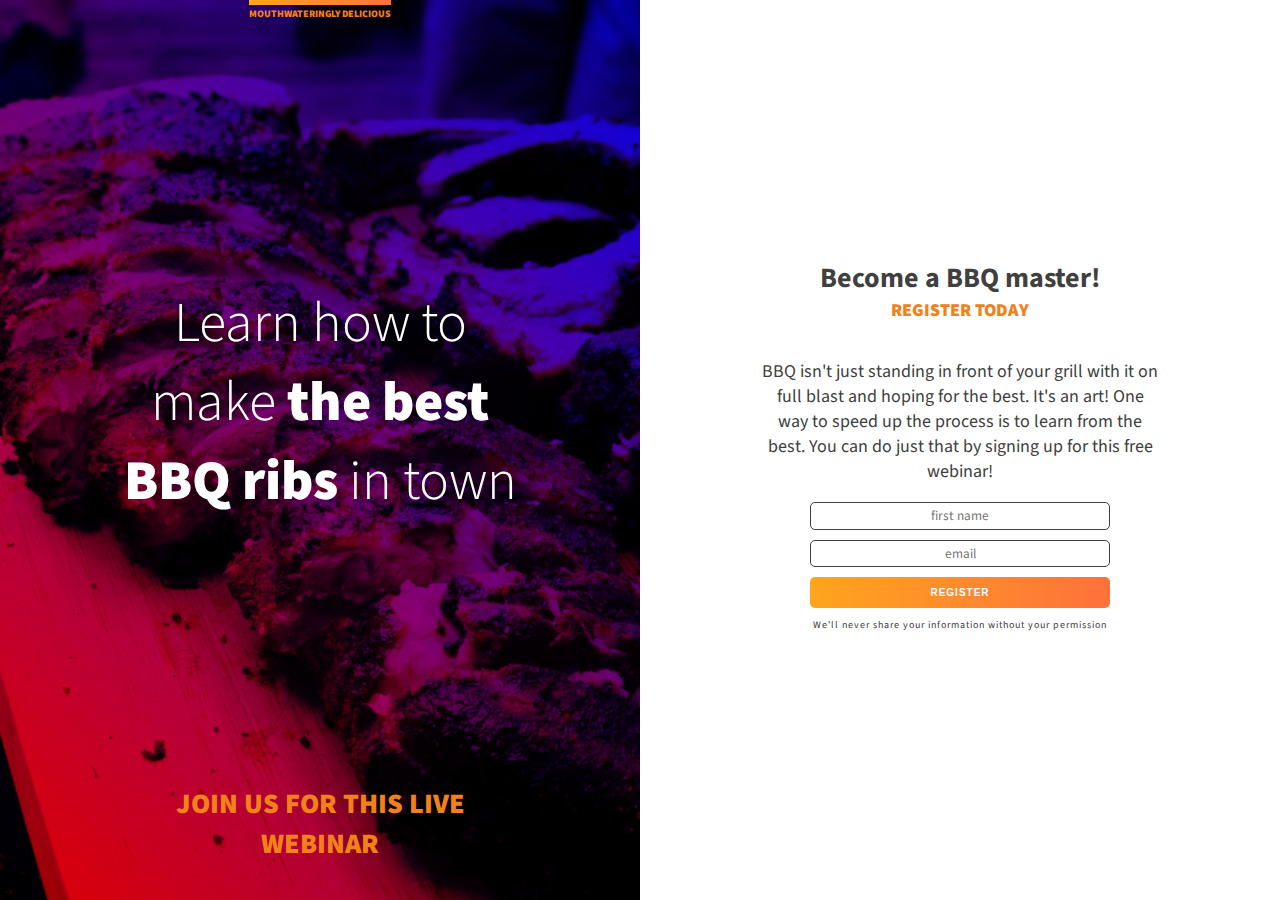
<file: 11. BBQ Splash Page/index.html>
<!DOCTYPE html>
<html>
  <head>
    <title>Become a BBQ master!</title>
    <link
      href="https://fonts.googleapis.com/css?family=Source+Sans+Pro:300,400,900&display=swap"
      rel="stylesheet"
    />
    <link href="css/styles.css" rel="stylesheet" />
  </head>
  <body>
    <div class="intro">
      <h1>Learn how to make <strong>the best BBQ ribs</strong> in town</h1>
      <p>Join us for this live webinar</p>
      <p class="top-text">Mouthwateringly delicious</p>
    </div>

    <div id="Main-Content" class="main-content">
      <h2>Become a BBQ master!</h2>
      <p>Register Today</p>
      <p>
        BBQ isn't just standing in front of your grill with it on full blast and
        hoping for the best. It's an art! One way to speed up the process is to
        learn from the best. You can do just that by signing up for this free
        webinar!
      </p>

      <form
        id="Email-Collector"
        class="email-collector"
        action="#"
        method="POST"
      >
        <input name="firstName" type="text" required placeholder="first name" />
        <input name="emailAddress" type="email" required placeholder="email" />
        <button class="btn btn-primary" type="submit">Register</button>
      </form>

      <p class="fine-print">
        We'll never share your information without your permission
      </p>
    </div>

    <script>
      let emailCollectorForm = document.getElementById('Email-Collector');
      emailCollectorForm.addEventListener('submit', (event) => {
        event.preventDefault();
        // Do something with the event
        console.log('The event is firing!');

        let ourFormData = new FormData(event.target);

        let userFirstName = ourFormData.get('firstName');

        let updatedHtmlContent = `
                    <h2>Congratulations, ${userFirstName}!</h2>
                    <p>You're on your way to becoming a BBQ Master!</p>
                    <p class="fine-print">We'll never share your information without your permission</p>
                `;
        let ourMainContent = document.getElementById('Main-Content');
        ourMainContent.innerHTML = updatedHtmlContent;
      });
    </script>
  </body>
</html>
</file>
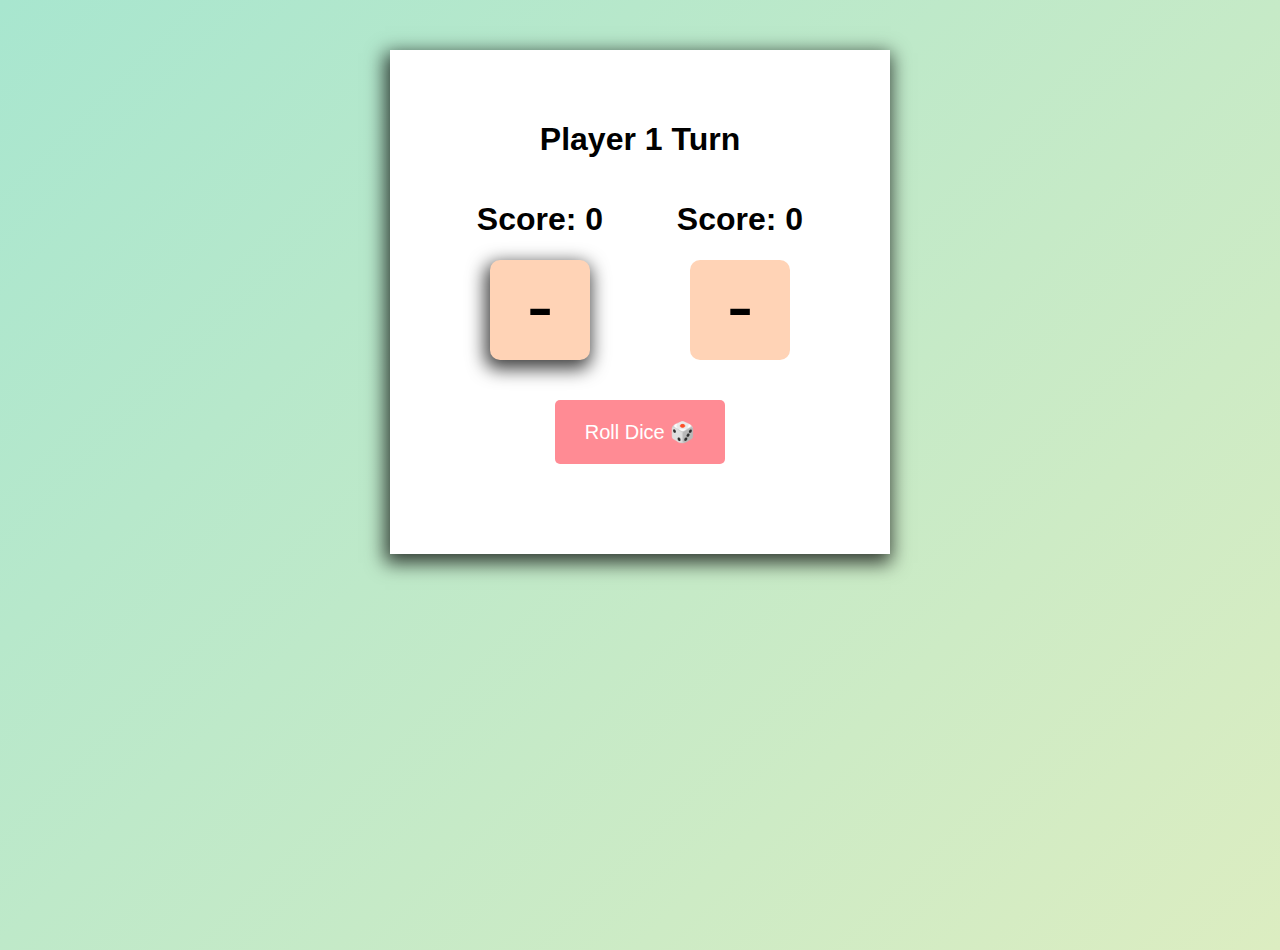
<file: 7. Dice Game/index.html>
<html>
  <head>
    <link rel="stylesheet" href="style.css" />
  </head>
  <body>
    <div class="container">
      <h1 id="message">Player 1 Turn</h1>
      <div class="players">
        <div id="player1">
          <h1>
            Score:
            <span id="player1Scoreboard">0</span>
          </h1>
          <div id="player1Dice" class="dice active">-</div>
        </div>
        <div id="player2">
          <h1>
            Score:
            <span id="player2Scoreboard">0</span>
          </h1>
          <div id="player2Dice" class="dice">-</div>
        </div>
      </div>
      <button id="rollBtn">Roll Dice 🎲</button>
      <button id="resetBtn">Reset Game 🔁</button>
    </div>
    <script src="index.js"></script>
  </body>
</html>
</file>
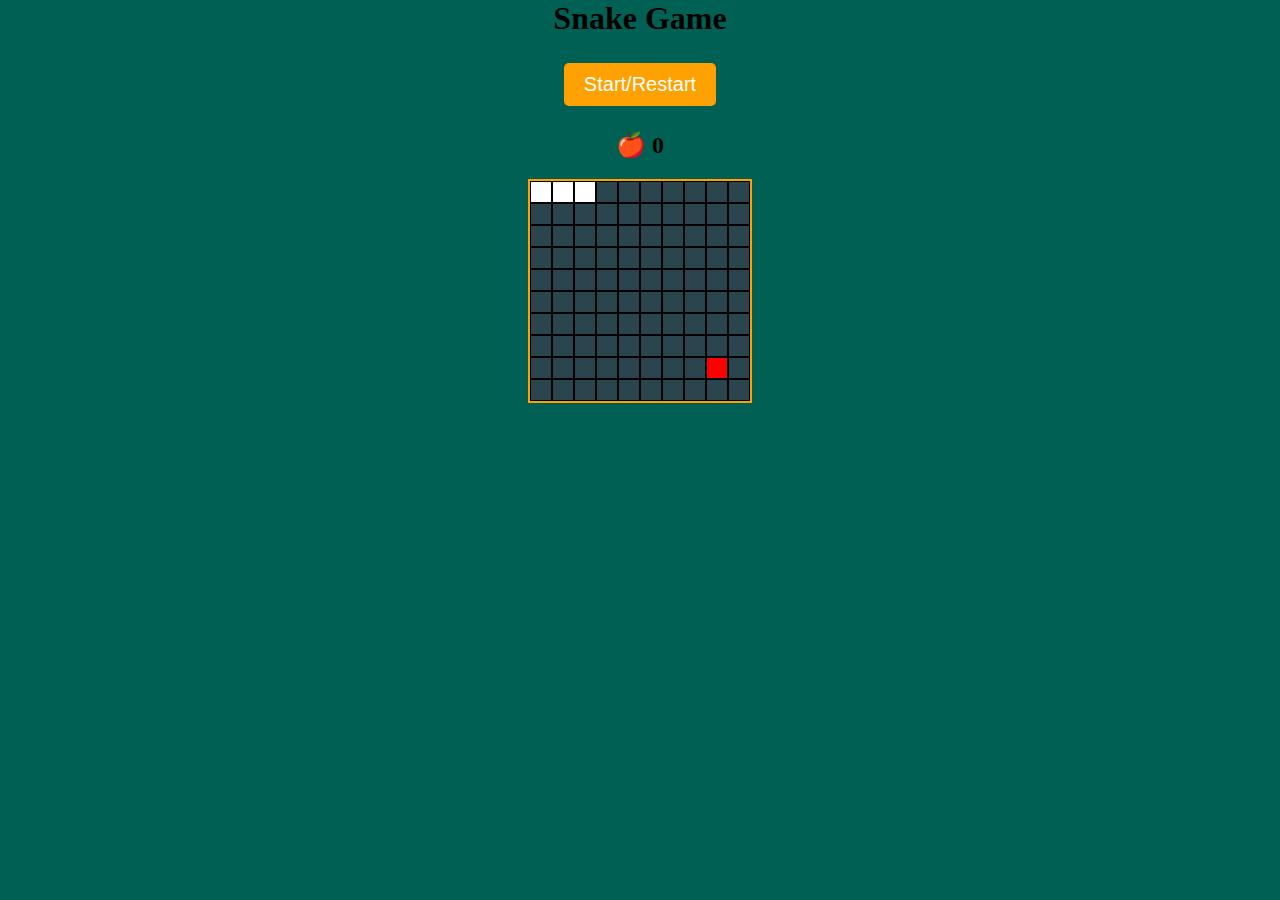
<file: 8. Snake Game/index.html>
<html>
  <head>
    <link rel="stylesheet" href="style.css" />
  </head>
  <body>
    <div class="container">
      <h1>Snake Game</h1>
      <button id="start">Start/Restart</button>
      <h2>🍎 <span id="score">0</span></h2>
      <div class="grid"></div>
      <script src="index.js"></script>
    </div>
  </body>
</html>
</file>
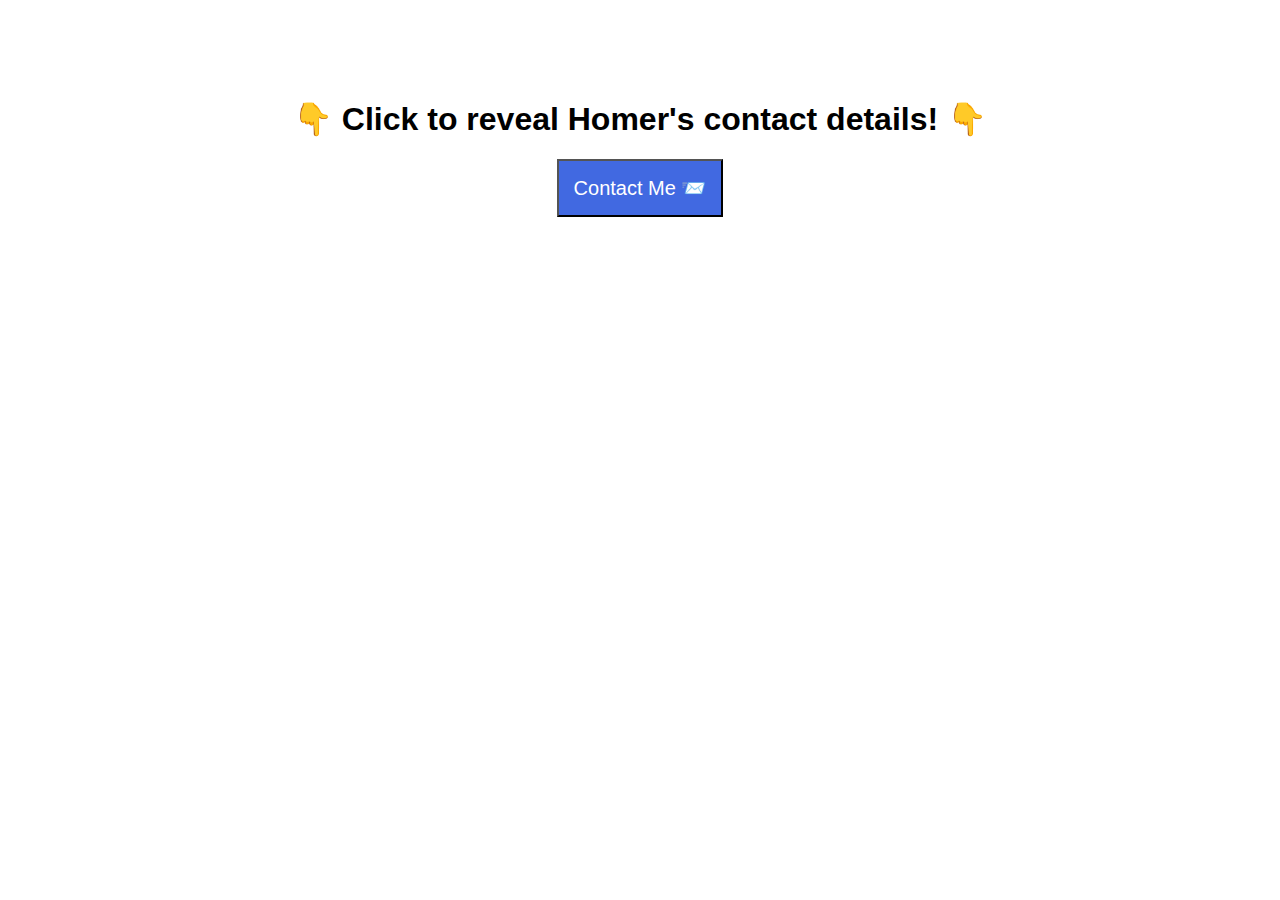
<file: modal/index.html>
<html>
  <head>
    <link rel="stylesheet" href="style.css" />
  </head>
  <body>
    <div id="overlay">
      <div id="modal">
        <div>
          <h2>Contact Details</h2>
          <p>Homer Simpson, 742 Evergreen Terrace (no spam please!) 😀</p>
          <button id="close-modal">Close!</button>
        </div>
      </div>
    </div>
    <h1>👇 Click to reveal Homer's contact details! 👇</h1>
    <button id="open-modal">Contact Me 📨</button>

    <!-- 1) we need a div with an ID of 'overlay' -->
    <!-- 2) inside the div of 'overlay', we need a div with an ID of 'modal' -->
    <!-- 3) the modal div you can put whatever you want in there... -->
    <!-- 3.1) add a h2 tag in here with text of 'Contact Details'
        <!-- 3.2) add a p tag in here with the text of 'Homer Simpson, 742 Evergreen Terrace (no spam please!) 😀'
        <!-- 3.3) add a button in here with the id of 'close-modal' with the text Close! 👋 (as we'll need a reference to get back to this from the JavaScript we write!) 'close-button' sounds good! -->

    <!-- 4 -->
    <!-- add a h1 tag with the text '👇 Click to reveal Homer's contact details! 👇' -->
    <!-- add a button with the text 'Contact Me 📨' and with an ID of 'open-modal' -->

    <script src="index.js"></script>
  </body>
</html>
</file>
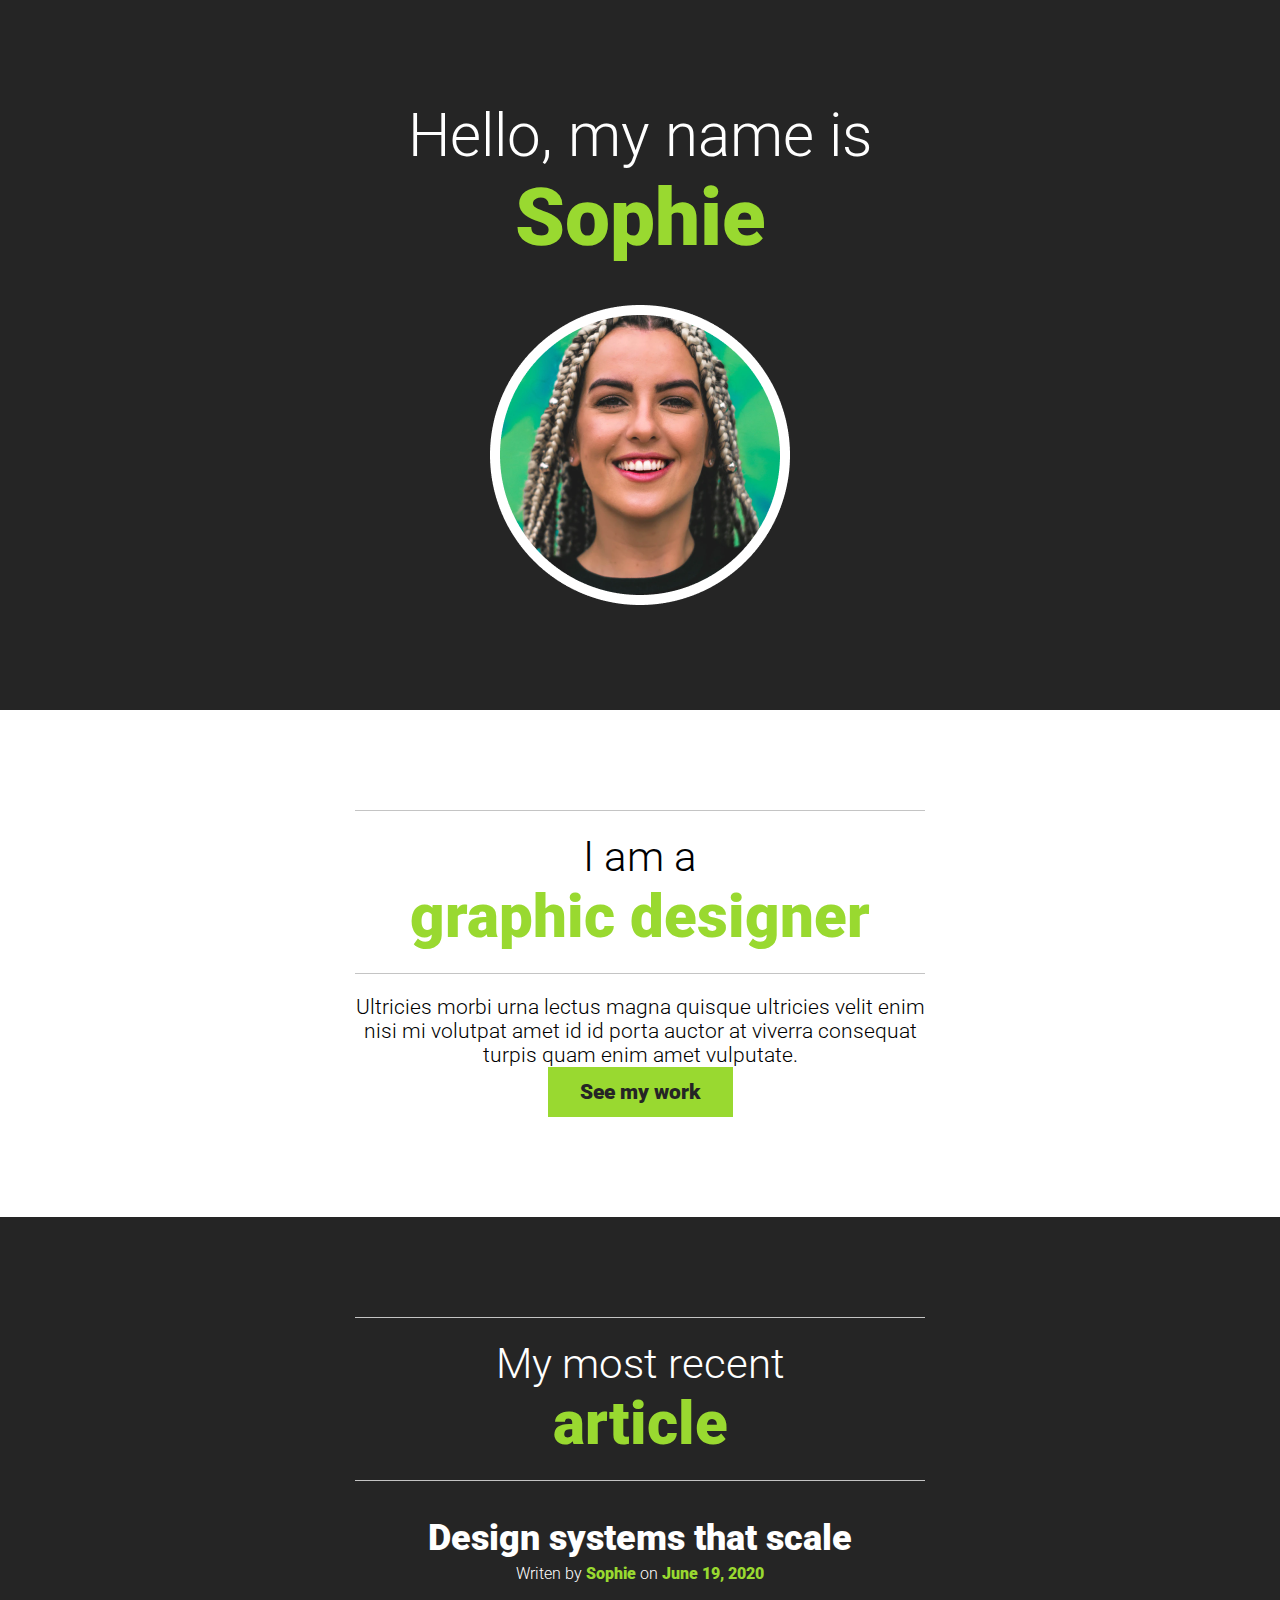
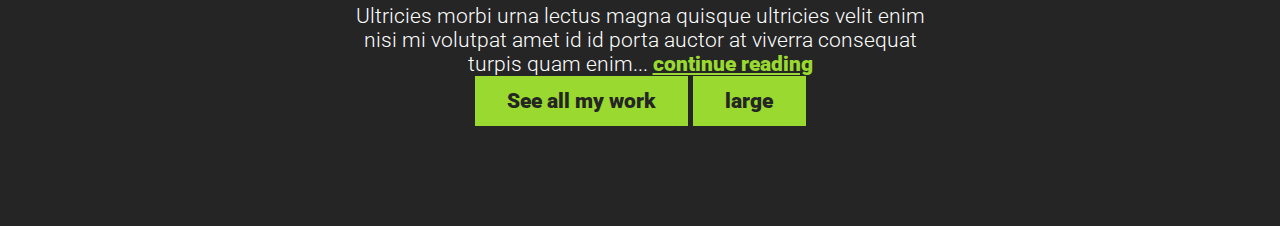
<file: 10. Responsive Design Challenge/1. Challenge/index.html>
<!DOCTYPE html>
<html>
    <head>
        <title>HTML & CSS Fundamentals | Challenges</title>
        <link href="https://fonts.googleapis.com/css2?family=Roboto:wght@300;900&display=swap" rel="stylesheet">
        <link href="css/style.css" rel="stylesheet">
    </head>
    <body>
            
            <header class="inverse">
                <div class="container">
                    <h1>Hello, my name is <span class="accent-text">Sophie</span></h1>
                    <img src="img/sophie.png" alt="portrait of Sophie">
                </div>
            </header>
            
            
            <section class="about-me">
                <div class="container">
                    <h2>I am a <span class="accent-text">graphic designer</span></h2>
                    <p>Ultricies morbi urna lectus magna quisque ultricies velit enim nisi mi volutpat amet id id porta auctor at viverra consequat turpis quam enim amet vulputate.</p>
                    <a href="#" class="btn">See my work</a>
                </div>
            </section>
            
            
            <section class="articles inverse">
                <div class="container">
                    <h2>My most recent <span class="accent-text">article</span></h2>
                    <article>
                        <h3>Design systems that scale</h3>
                        <p class="small-text">Writen by <span class="name">Sophie</span> on <time datetime="2020-06-19">June 19, 2020</time></p>
                        <p>Ultricies morbi urna lectus magna quisque ultricies velit enim nisi mi volutpat amet id id porta auctor at viverra consequat turpis quam enim... <a href="#">continue reading</a></p>
                        <a href="#" class="btn">See all my work</a>      
                        <a href="#" class="btn btn--large">large</a>      

                    </article>
                </div>
            </section>
            
    </body> 
</html>
</file>
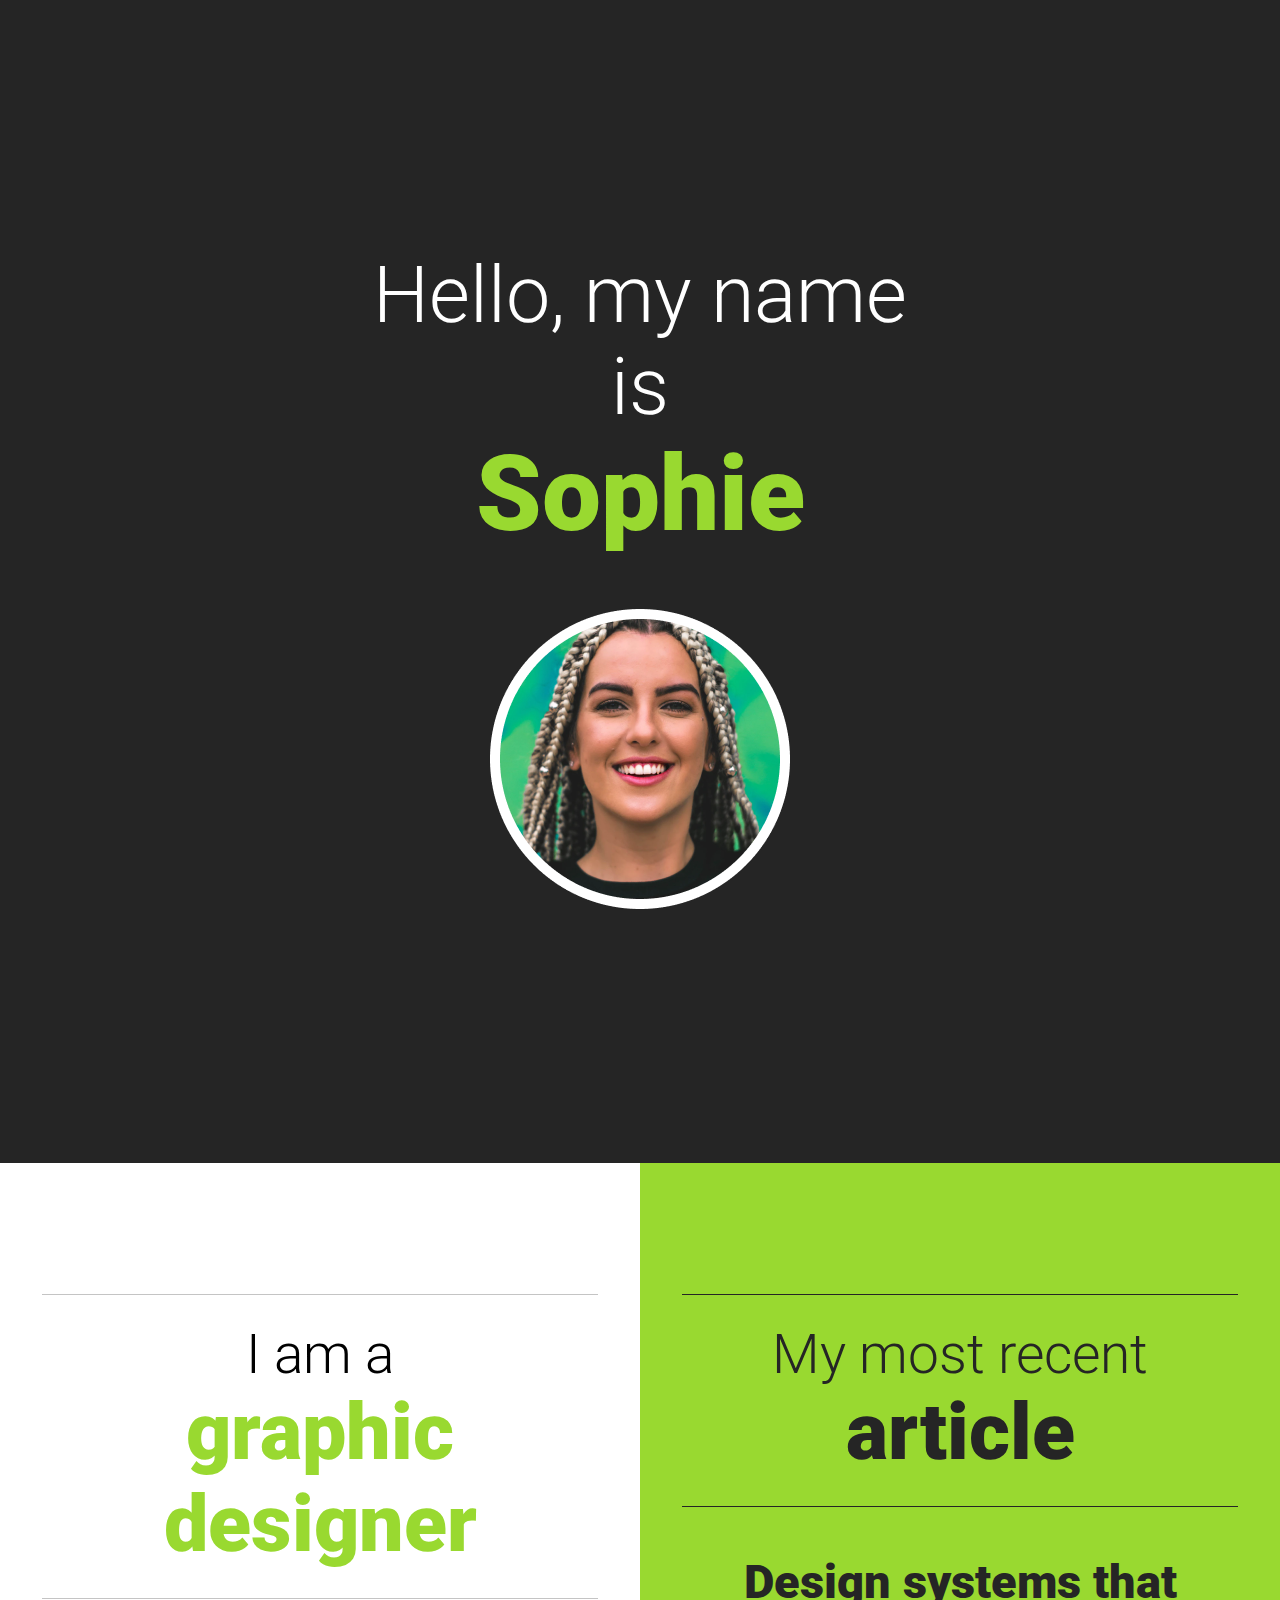
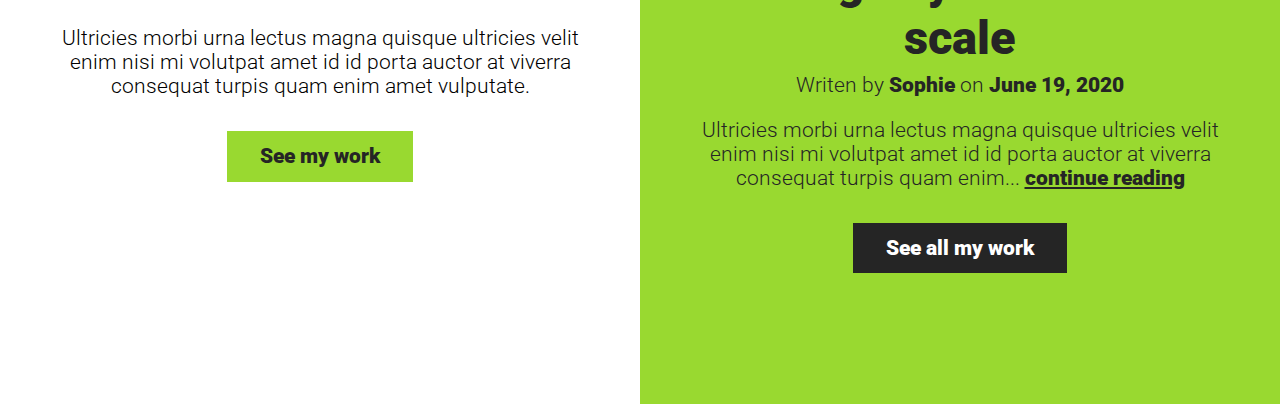
<file: 10. Responsive Design Challenge/3. Challenge/index.html>
<!DOCTYPE html>
<html>
    <head>
        <title>HTML & CSS Fundamentals | Challenges</title>
        <link href="https://fonts.googleapis.com/css2?family=Roboto:wght@300;900&display=swap" rel="stylesheet">
        <link href="css/style.css" rel="stylesheet">
    </head>
    <body>
            
            <header class="inverse">
                <div class="container">
                    <h1>Hello, my name is <span class="accent-text">Sophie</span></h1>
                    <img src="img/sophie.png" alt="portrait of Sophie">
                </div>
            </header>
            
            <main class="splitter">
                <section class="about-me">
                    <div class="container">
                        <h2>I am a <span class="accent-text">graphic designer</span></h2>
                        <p>Ultricies morbi urna lectus magna quisque ultricies velit enim nisi mi volutpat amet id id porta auctor at viverra consequat turpis quam enim amet vulputate.</p>
                        <a href="#" class="btn">See my work</a>
                    </div>
                </section>
                
                <section class="articles inverse">
                    <div class="container">
                        <h2>My most recent <span class="accent-text">article</span></h2>
                        <article>
                            <h3>Design systems that scale</h3>
                            <p class="small-text">Writen by <span class="name">Sophie</span> on <time datetime="2020-06-19">June 19, 2020</time></p>
                            <p>Ultricies morbi urna lectus magna quisque ultricies velit enim nisi mi volutpat amet id id porta auctor at viverra consequat turpis quam enim... <a href="#">continue reading</a></p>
                            <a href="#" class="btn">See all my work</a>      

                        </article>
                    </div>
                </section>
            </main>
            
    </body> 
</html>
</file>
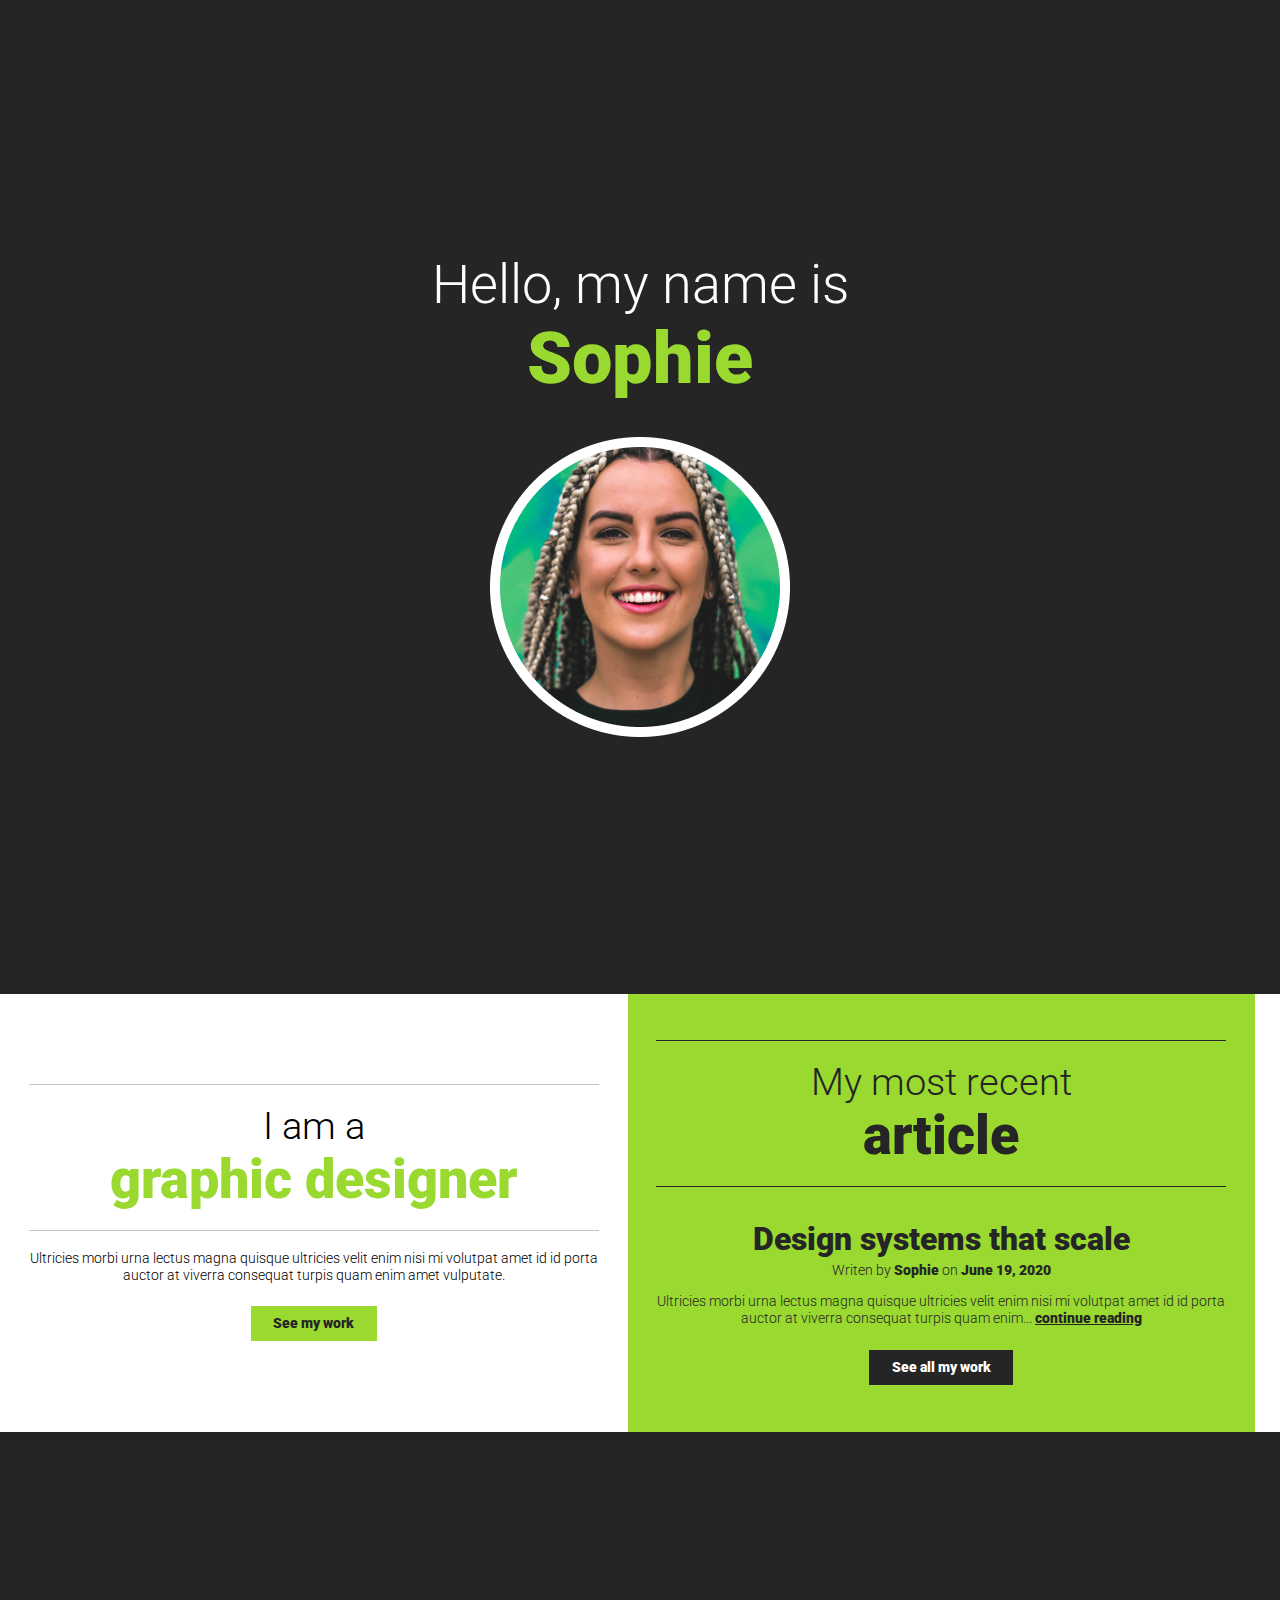
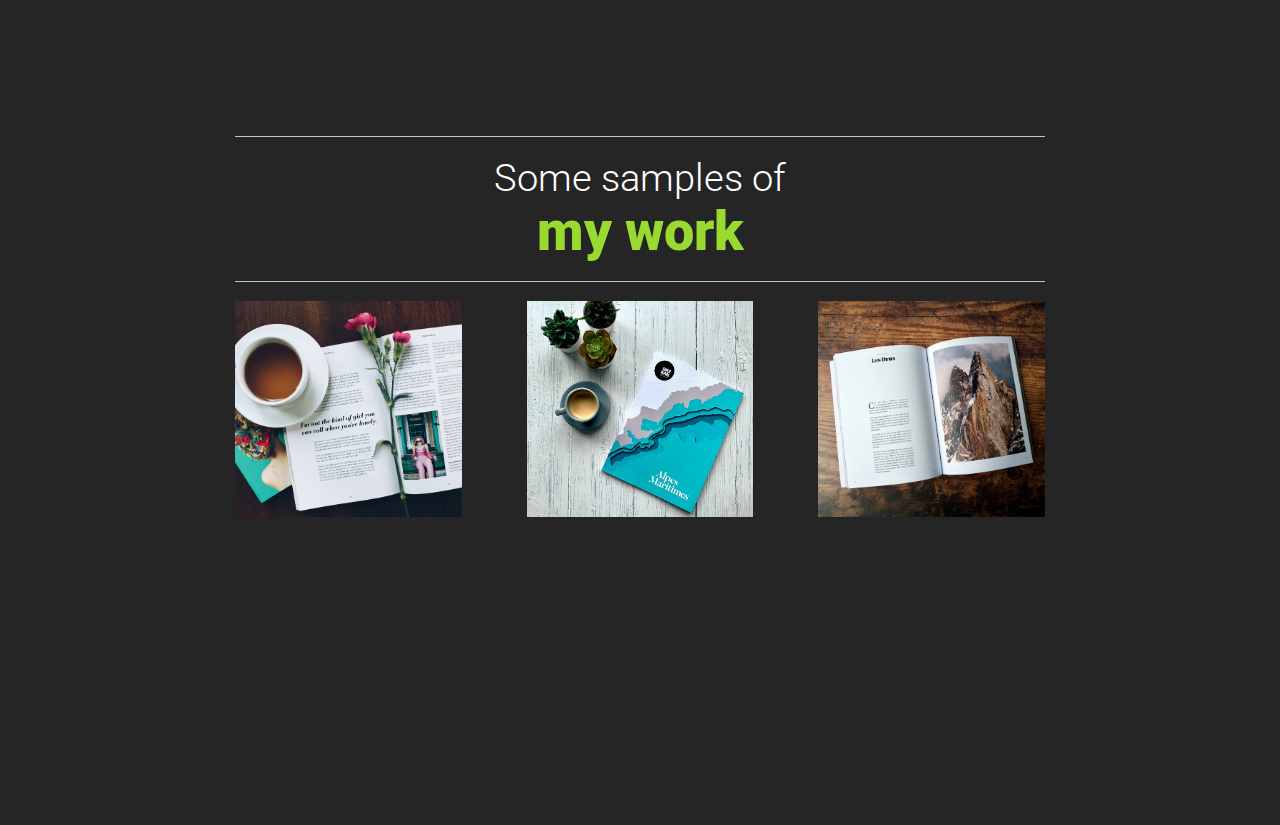
<file: 10. Responsive Design Challenge/4. Challenge/index.html>
<!DOCTYPE html>
<html>
  <head>
    <title>HTML & CSS Fundamentals | Challenges</title>
    <link
      href="https://fonts.googleapis.com/css2?family=Roboto:wght@300;900&display=swap"
      rel="stylesheet"
    />
    <link href="css/style.css" rel="stylesheet" />
  </head>
  <body>
    <header class="inverse">
      <div class="container">
        <h1>Hello, my name is <span class="accent-text">Sophie</span></h1>
        <img src="img/sophie.png" alt="portrait of Sophie" />
      </div>
    </header>

    <main>
      <div class="splitter">
        <section class="about-me">
          <div class="container">
            <h2>I am a <span class="accent-text">graphic designer</span></h2>
            <p>
              Ultricies morbi urna lectus magna quisque ultricies velit enim
              nisi mi volutpat amet id id porta auctor at viverra consequat
              turpis quam enim amet vulputate.
            </p>
            <a href="#" class="btn">See my work</a>
          </div>
        </section>

        <section class="articles inverse">
          <div class="container">
            <h2>My most recent <span class="accent-text">article</span></h2>
            <article>
              <h3>Design systems that scale</h3>
              <p class="small-text">
                Writen by <span class="name">Sophie</span> on
                <time datetime="2020-06-19">June 19, 2020</time>
              </p>
              <p>
                Ultricies morbi urna lectus magna quisque ultricies velit enim
                nisi mi volutpat amet id id porta auctor at viverra consequat
                turpis quam enim... <a href="#">continue reading</a>
              </p>
              <a href="#" class="btn">See all my work</a>
            </article>
          </div>
        </section>
      </div>

      <section class="portfolio">
        <div class="container">
          <h2>Some samples of <span class="accent-text">my work</span></h2>
          <div class="work">
            <div class="portfolio-item">
              <img src="img/item-1.jpg" alt="" />
            </div>
            <div class="portfolio-item">
              <img src="img/item-2.jpg" alt="" />
            </div>
            <div class="portfolio-item">
              <img src="img/item-3.jpg" alt="" />
            </div>
          </div>
        </div>
      </section>
    </main>
  </body>
</html>
</file>
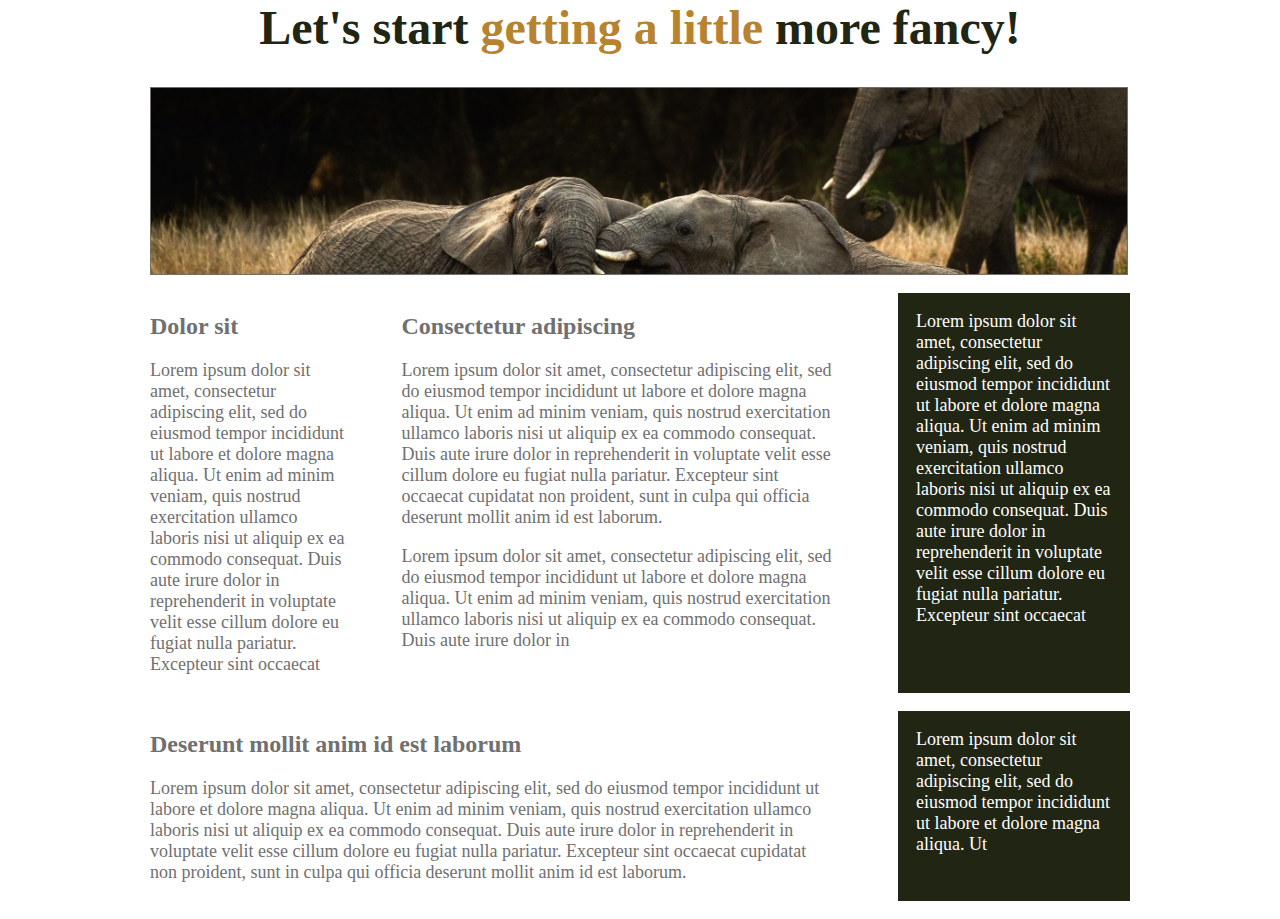
<file: 9. Responsive Design/3. Flexbox/index.html>
<html>
  <head>
    <title>Starting to think responsively</title>
    <link rel="stylesheet" href="style.css" />
  </head>
  <body>
    <div class="container">
      <h1>Let's start <span>getting a little</span> more fancy!</h1>
      <img
        src="images/elephants.jpg"
        alt="elephants in their natural habitat"
      />

      <div class="columns">
        <div class="col col-1">
          <h2>Dolor sit</h2>
          <p>
            Lorem ipsum dolor sit amet, consectetur adipiscing elit, sed do
            eiusmod tempor incididunt ut labore et dolore magna aliqua. Ut enim
            ad minim veniam, quis nostrud exercitation ullamco laboris nisi ut
            aliquip ex ea commodo consequat. Duis aute irure dolor in
            reprehenderit in voluptate velit esse cillum dolore eu fugiat nulla
            pariatur. Excepteur sint occaecat
          </p>
        </div>
        <div class="col col-2">
          <h2>Consectetur adipiscing</h2>
          <p>
            Lorem ipsum dolor sit amet, consectetur adipiscing elit, sed do
            eiusmod tempor incididunt ut labore et dolore magna aliqua. Ut enim
            ad minim veniam, quis nostrud exercitation ullamco laboris nisi ut
            aliquip ex ea commodo consequat. Duis aute irure dolor in
            reprehenderit in voluptate velit esse cillum dolore eu fugiat nulla
            pariatur. Excepteur sint occaecat cupidatat non proident, sunt in
            culpa qui officia deserunt mollit anim id est laborum.
          </p>
          <p>
            Lorem ipsum dolor sit amet, consectetur adipiscing elit, sed do
            eiusmod tempor incididunt ut labore et dolore magna aliqua. Ut enim
            ad minim veniam, quis nostrud exercitation ullamco laboris nisi ut
            aliquip ex ea commodo consequat. Duis aute irure dolor in
          </p>
        </div>
        <div class="col col-1 col-bg">
          <p>
            Lorem ipsum dolor sit amet, consectetur adipiscing elit, sed do
            eiusmod tempor incididunt ut labore et dolore magna aliqua. Ut enim
            ad minim veniam, quis nostrud exercitation ullamco laboris nisi ut
            aliquip ex ea commodo consequat. Duis aute irure dolor in
            reprehenderit in voluptate velit esse cillum dolore eu fugiat nulla
            pariatur. Excepteur sint occaecat
          </p>
        </div>
      </div>

      <div class="columns">
        <div class="col col-3">
          <h2>Deserunt mollit anim id est laborum</h2>
          <p>
            Lorem ipsum dolor sit amet, consectetur adipiscing elit, sed do
            eiusmod tempor incididunt ut labore et dolore magna aliqua. Ut enim
            ad minim veniam, quis nostrud exercitation ullamco laboris nisi ut
            aliquip ex ea commodo consequat. Duis aute irure dolor in
            reprehenderit in voluptate velit esse cillum dolore eu fugiat nulla
            pariatur. Excepteur sint occaecat cupidatat non proident, sunt in
            culpa qui officia deserunt mollit anim id est laborum.
          </p>
        </div>
        <div class="col col-1 col-bg">
          <p>
            Lorem ipsum dolor sit amet, consectetur adipiscing elit, sed do
            eiusmod tempor incididunt ut labore et dolore magna aliqua. Ut
          </p>
        </div>
      </div>
    </div>
  </body>
</html>
</file>
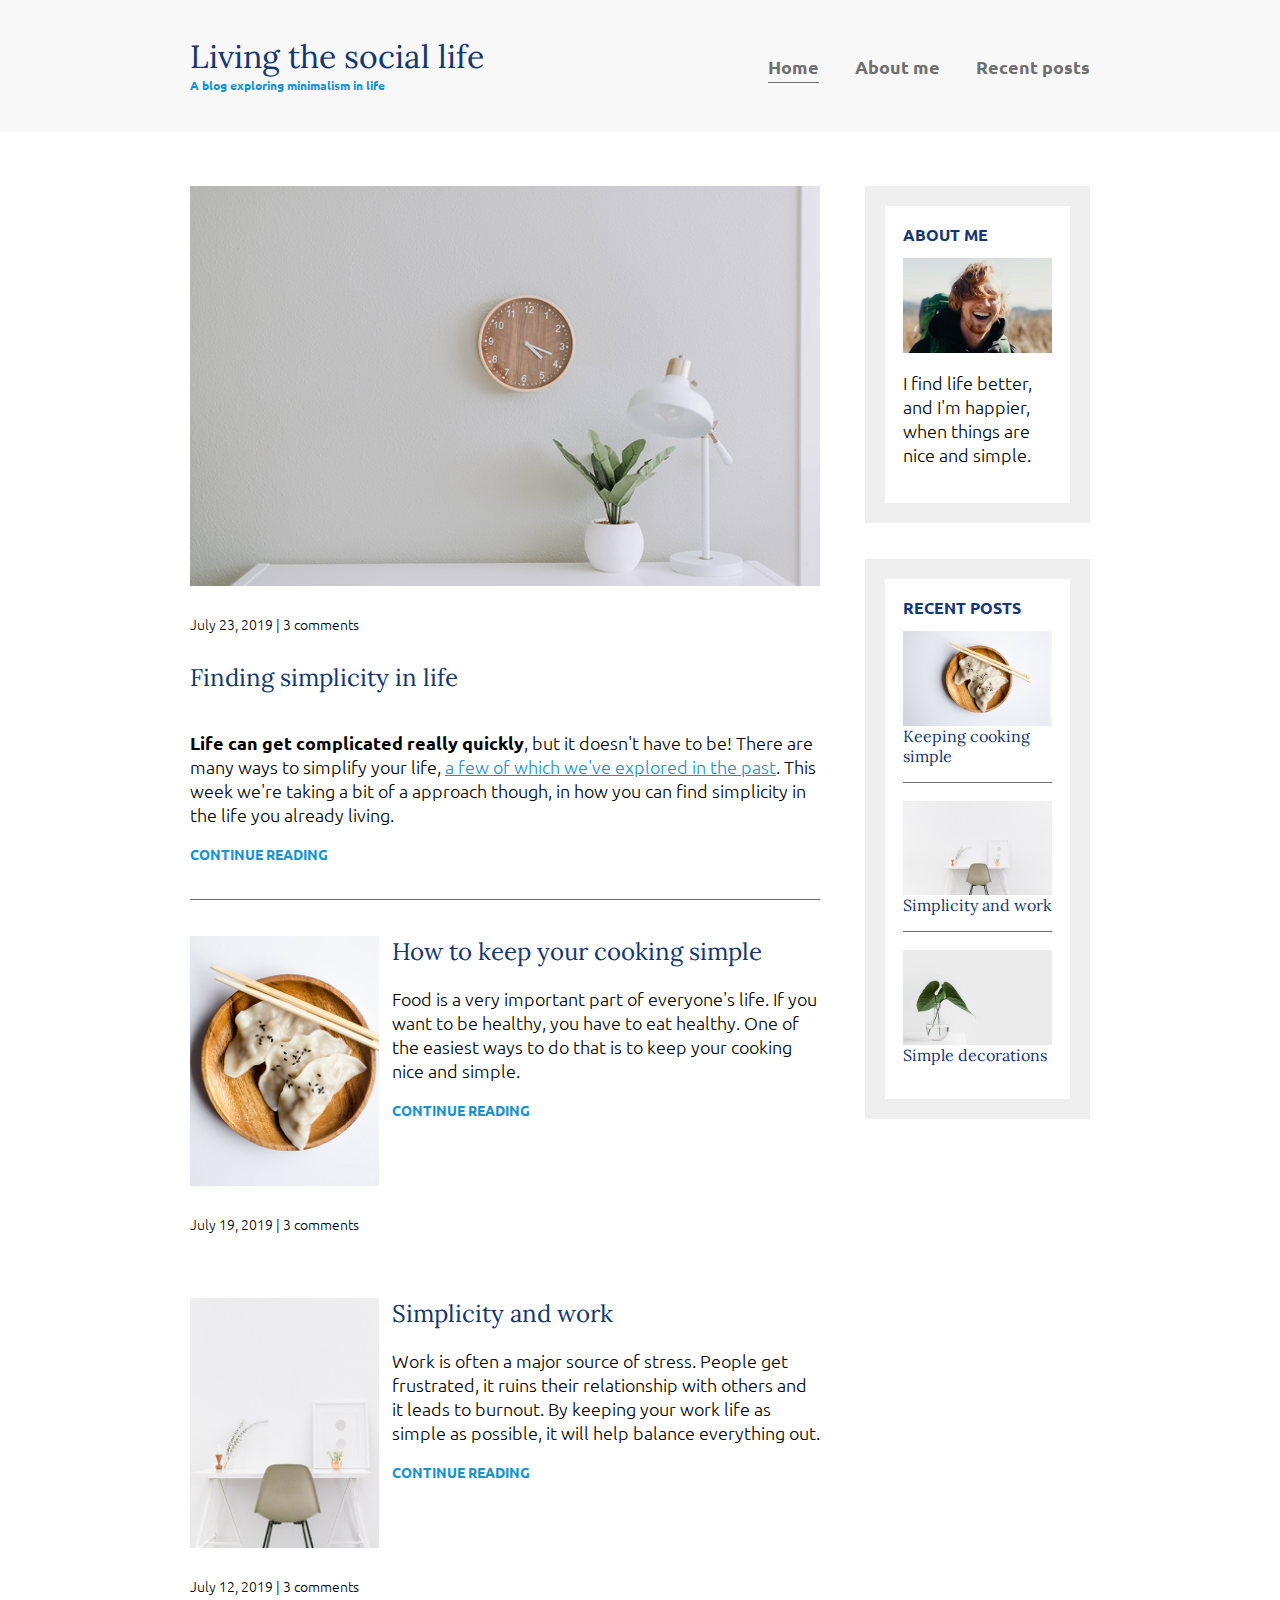
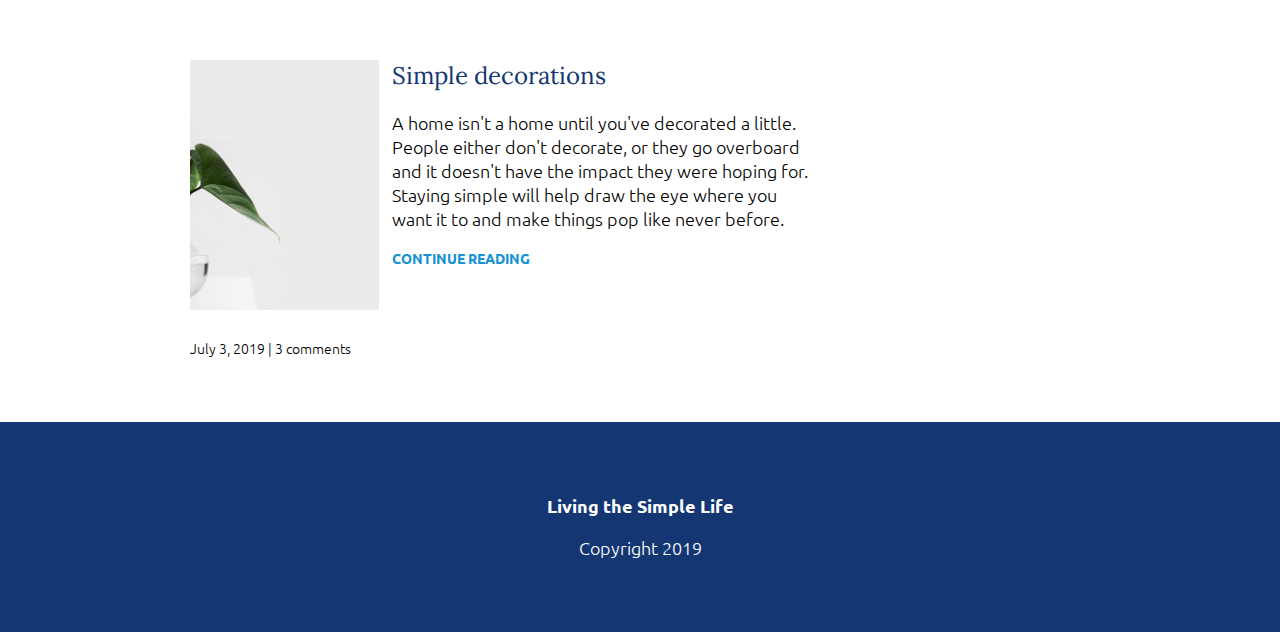
<file: 9. Responsive Design/5. Challenge 1/index.html>
<html>
  <head>
    <link
      href="https://fonts.googleapis.com/css?family=Lora|Ubuntu:300,400,700&display=swap"
      rel="stylesheet"
    />
    <link rel="stylesheet" href="css/styles.css" />
  </head>
  <body>
    <header>
      <div class="container container-flex">
        <div class="site-title">
          <h1>Living the social life</h1>
          <p class="subtitle">A blog exploring minimalism in life</p>
        </div>
        <nav>
          <ul>
            <li><a class="current-page" href="index.html">Home</a></li>
            <li><a href="about-me.html">About me</a></li>
            <li><a href="recent-posts.html">Recent posts</a></li>
          </ul>
        </nav>
      </div>
      <!-- / .container -->
    </header>

    <div class="container container-flex">
      <main role="main">
        <article class="article-featured">
          <h2 class="article-title">Finding simplicity in life</h2>
          <img
            src="img/life.jpg"
            alt="simple white desk on a white wall with a plant on the far right side"
            class="article-image"
          />
          <p class="article-info">July 23, 2019 | 3 comments</p>
          <p class="article-body">
            <strong>Life can get complicated really quickly</strong>, but it
            doesn't have to be! There are many ways to simplify your life,
            <a href="#">a few of which we've explored in the past</a>. This week
            we're taking a bit of a approach though, in how you can find
            simplicity in the life you already living.
          </p>
          <a href="#" class="article-read-more">CONTINUE READING</a>
        </article>

        <article class="article-recent">
          <div class="article-recent-main">
            <h2 class="article-title">How to keep your cooking simple</h2>
            <p class="article-body">
              Food is a very important part of everyone's life. If you want to
              be healthy, you have to eat healthy. One of the easiest ways to do
              that is to keep your cooking nice and simple.
            </p>
            <a href="#" class="article-read-more">CONTINUE READING</a>
          </div>
          <div class="article-recent-secondary">
            <img
              src="img/food.jpg"
              alt="two dumplings on a wood plate with chopsticks"
              class="article-image"
            />
            <p class="article-info">July 19, 2019 | 3 comments</p>
          </div>
        </article>

        <article class="article-recent">
          <div class="article-recent-main">
            <h2 class="article-title">Simplicity and work</h2>
            <p class="article-body">
              Work is often a major source of stress. People get frustrated, it
              ruins their relationship with others and it leads to burnout. By
              keeping your work life as simple as possible, it will help balance
              everything out.
            </p>
            <a href="#" class="article-read-more">CONTINUE READING</a>
          </div>
          <div class="article-recent-secondary">
            <img
              src="img/work.jpg"
              alt="a chair white chair at a white desk on a white wall"
              class="article-image"
            />
            <p class="article-info">July 12, 2019 | 3 comments</p>
          </div>
        </article>

        <article class="article-recent">
          <div class="article-recent-main">
            <h2 class="article-title">Simple decorations</h2>
            <p class="article-body">
              A home isn't a home until you've decorated a little. People either
              don't decorate, or they go overboard and it doesn't have the
              impact they were hoping for. Staying simple will help draw the eye
              where you want it to and make things pop like never before.
            </p>
            <a href="#" class="article-read-more">CONTINUE READING</a>
          </div>
          <div class="article-recent-secondary">
            <img
              src="img/deco.jpg"
              alt="a green plant in a clear, round vase with water in it"
              class="article-image"
            />
            <p class="article-info">July 3, 2019 | 3 comments</p>
          </div>
        </article>
      </main>

      <aside class="sidebar">
        <div class="sidebar-widget">
          <h2 class="widget-title">ABOUT ME</h2>
          <img src="img/about-me.jpg" alt="john doe" class="widget-image" />
          <p class="widget-body">
            I find life better, and I'm happier, when things are nice and
            simple.
          </p>
        </div>

        <div class="sidebar-widget">
          <h2 class="widget-title">RECENT POSTS</h2>
          <div class="widget-recent-post">
            <h3 class="widget-recent-post-title">Keeping cooking simple</h3>
            <img
              src="img/food.jpg"
              alt="two dumplings on a wood plate with chopsticks"
              class="widget-image"
            />
          </div>
          <div class="widget-recent-post">
            <h3 class="widget-recent-post-title">Simplicity and work</h3>
            <img
              src="img/work.jpg"
              alt="a chair white chair at a white desk on a white wall"
              class="widget-image"
            />
          </div>
          <div class="widget-recent-post">
            <h3 class="widget-recent-post-title">Simple decorations</h3>
            <img
              src="img/deco.jpg"
              alt="a green plant in a clear, round vase with water in it"
              class="widget-image"
            />
          </div>
        </div>
      </aside>
    </div>

    <footer>
      <p><strong>Living the Simple Life</strong></p>
      <p>Copyright 2019</p>
    </footer>
  </body>
</html>
</file>
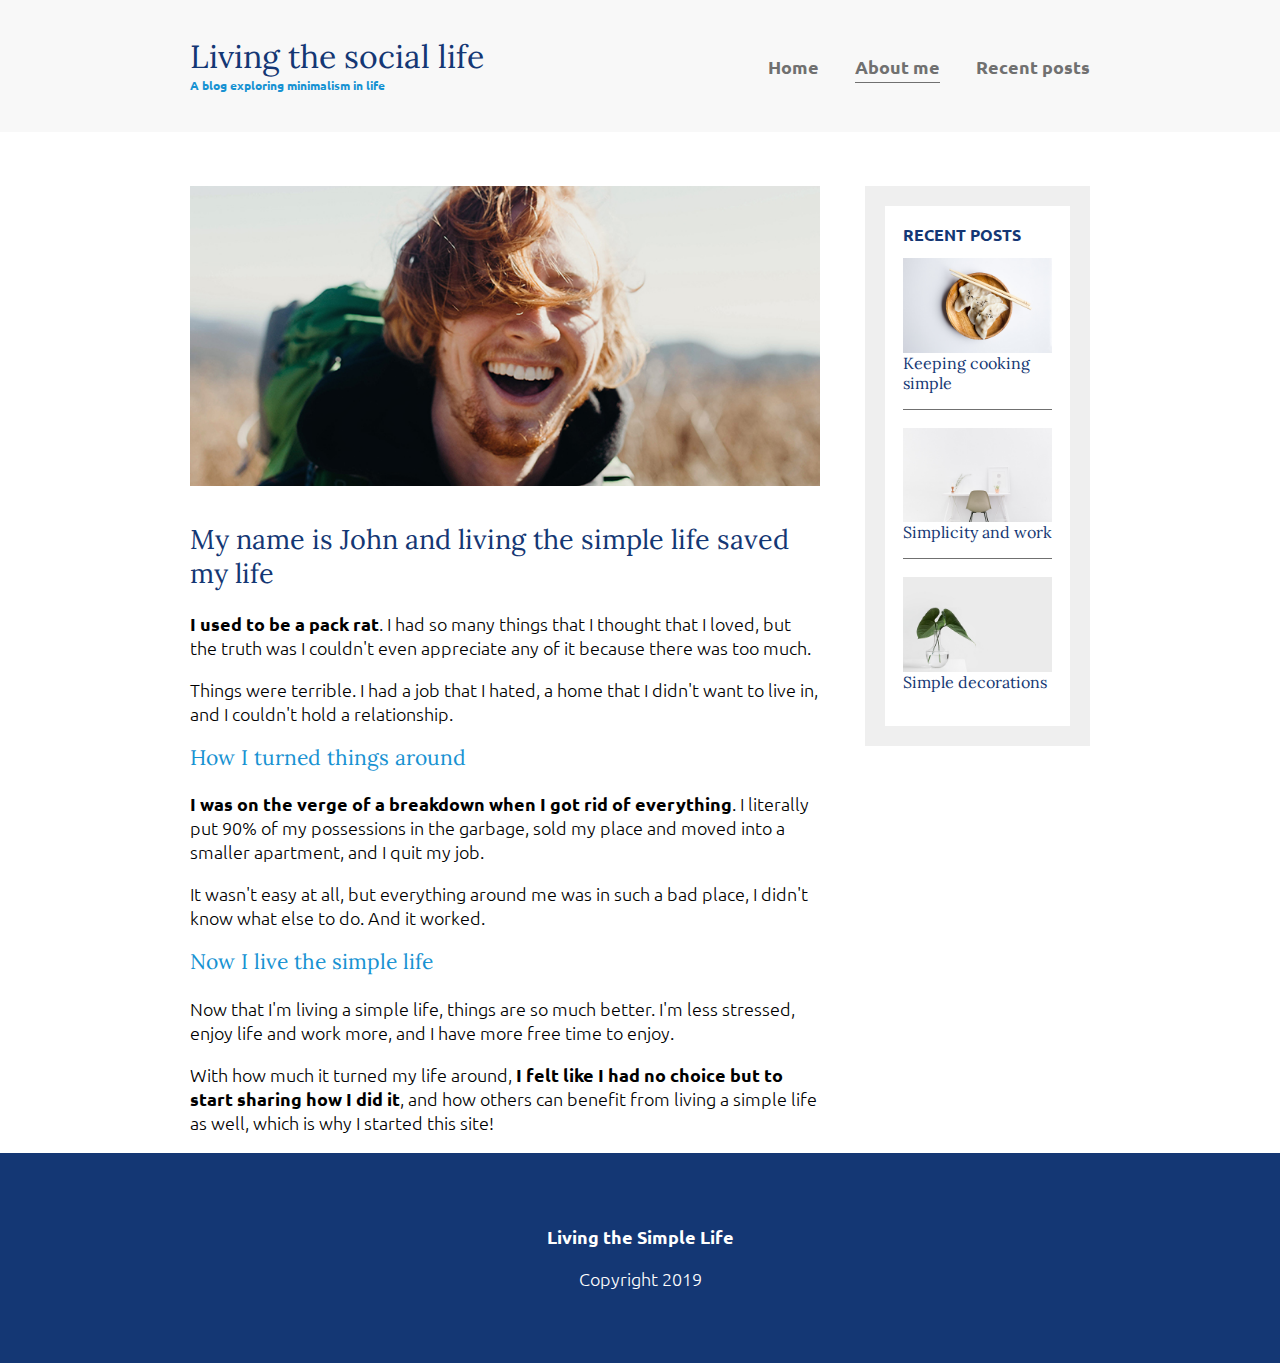
<file: 9. Responsive Design/5. Challenge 1/about-me.html>
<html>
  <head>
    <link
      href="https://fonts.googleapis.com/css?family=Lora|Ubuntu:300,400,700&display=swap"
      rel="stylesheet"
    />
    <link rel="stylesheet" href="css/styles.css" />
  </head>
  <body>
    <header>
      <div class="container container-flex">
        <div class="site-title">
          <h1>Living the social life</h1>
          <p class="subtitle">A blog exploring minimalism in life</p>
        </div>
        <nav>
          <ul>
            <li><a href="index.html">Home</a></li>
            <li><a class="current-page" href="about-me.html">About me</a></li>
            <li><a href="recent-posts.html">Recent posts</a></li>
          </ul>
        </nav>
      </div>
      <!-- / .container -->
    </header>

    <div class="container container-flex">
      <main role="main">
        <img src="img/about-me.jpg" class="image-full" />
        <h2>My name is John and living the simple life saved my life</h2>

        <p>
          <strong>I used to be a pack rat</strong>. I had so many things that I
          thought that I loved, but the truth was I couldn't even appreciate any
          of it because there was too much.
        </p>
        <p>
          Things were terrible. I had a job that I hated, a home that I didn't
          want to live in, and I couldn't hold a relationship.
        </p>

        <h3>How I turned things around</h3>
        <p>
          <strong
            >I was on the verge of a breakdown when I got rid of
            everything</strong
          >. I literally put 90% of my possessions in the garbage, sold my place
          and moved into a smaller apartment, and I quit my job.
        </p>
        <p>
          It wasn't easy at all, but everything around me was in such a bad
          place, I didn't know what else to do. And it worked.
        </p>

        <h3>Now I live the simple life</h3>
        <p>
          Now that I'm living a simple life, things are so much better. I'm less
          stressed, enjoy life and work more, and I have more free time to
          enjoy.
        </p>
        <p>
          With how much it turned my life around,
          <strong
            >I felt like I had no choice but to start sharing how I did
            it</strong
          >, and how others can benefit from living a simple life as well, which
          is why I started this site!
        </p>
      </main>

      <aside class="sidebar">
        <div class="sidebar-widget">
          <h2 class="widget-title">RECENT POSTS</h2>
          <div class="widget-recent-post">
            <h3 class="widget-recent-post-title">Keeping cooking simple</h3>
            <img
              src="img/food.jpg"
              alt="two dumplings on a wood plate with chopsticks"
              class="widget-image"
            />
          </div>
          <div class="widget-recent-post">
            <h3 class="widget-recent-post-title">Simplicity and work</h3>
            <img
              src="img/work.jpg"
              alt="a chair white chair at a white desk on a white wall"
              class="widget-image"
            />
          </div>
          <div class="widget-recent-post">
            <h3 class="widget-recent-post-title">Simple decorations</h3>
            <img
              src="img/deco.jpg"
              alt="a green plant in a clear, round vase with water in it"
              class="widget-image"
            />
          </div>
        </div>
      </aside>
    </div>

    <footer>
      <p><strong>Living the Simple Life</strong></p>
      <p>Copyright 2019</p>
    </footer>
  </body>
</html>
</file>
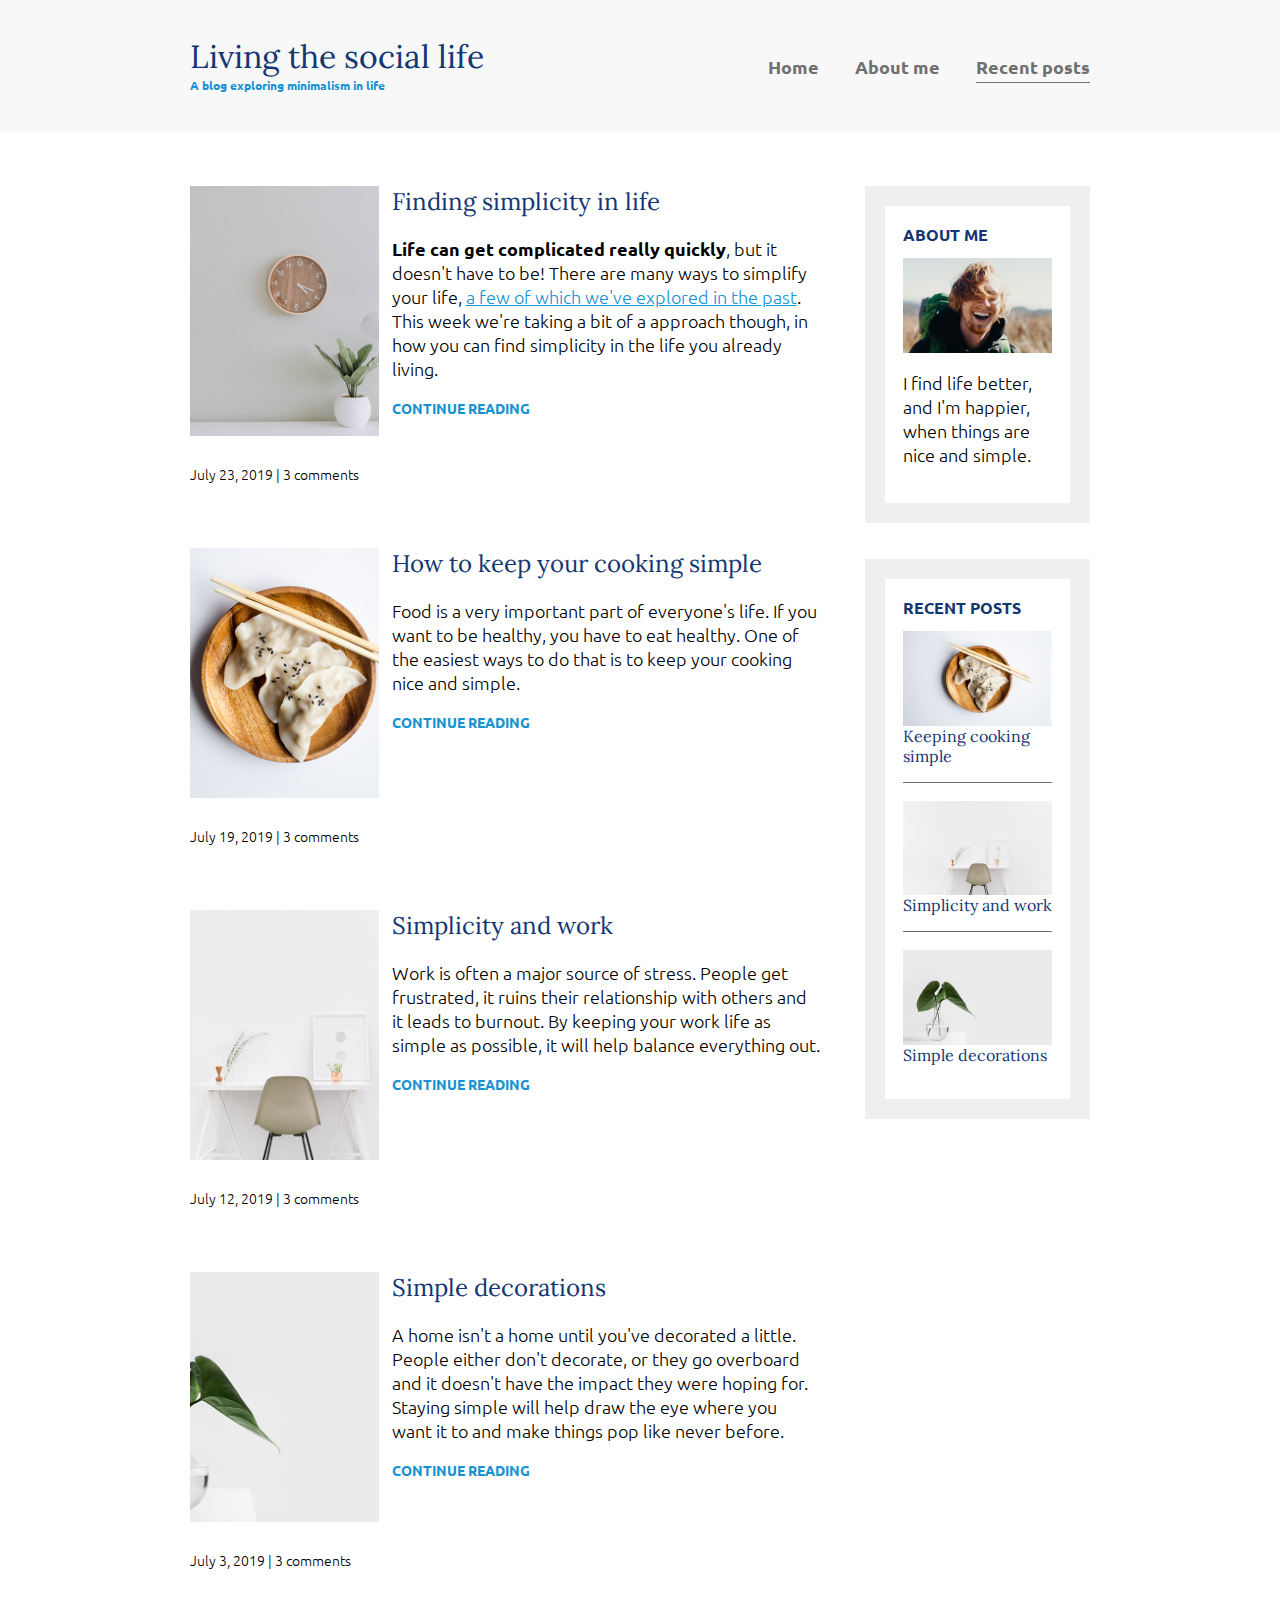
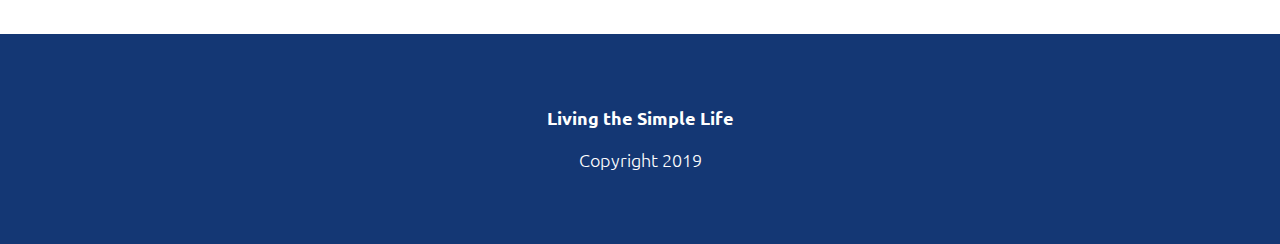
<file: 9. Responsive Design/5. Challenge 1/recent-posts.html>
<html>
  <head>
    <link
      href="https://fonts.googleapis.com/css?family=Lora|Ubuntu:300,400,700&display=swap"
      rel="stylesheet"
    />
    <link rel="stylesheet" href="css/styles.css" />
  </head>
  <body>
    <header>
      <div class="container container-flex">
        <div class="site-title">
          <h1>Living the social life</h1>
          <p class="subtitle">A blog exploring minimalism in life</p>
        </div>
        <nav>
          <ul>
            <li><a href="index.html">Home</a></li>
            <li><a href="about-me.html">About me</a></li>
            <li>
              <a class="current-page" href="recent-posts.html">Recent posts</a>
            </li>
          </ul>
        </nav>
      </div>
      <!-- / .container -->
    </header>

    <div class="container container-flex">
      <main role="main">
        <article class="article-recent">
          <div class="article-recent-main">
            <h2 class="article-title">Finding simplicity in life</h2>
            <p class="article-body">
              <strong>Life can get complicated really quickly</strong>, but it
              doesn't have to be! There are many ways to simplify your life,
              <a href="#">a few of which we've explored in the past</a>. This
              week we're taking a bit of a approach though, in how you can find
              simplicity in the life you already living.
            </p>
            <a href="#" class="article-read-more">CONTINUE READING</a>
          </div>
          <div class="article-recent-secondary">
            <img
              src="img/life.jpg"
              alt="simple white desk on a white wall with a plant on the far right side"
              class="article-image"
            />
            <p class="article-info">July 23, 2019 | 3 comments</p>
          </div>
        </article>

        <article class="article-recent">
          <div class="article-recent-main">
            <h2 class="article-title">How to keep your cooking simple</h2>
            <p class="article-body">
              Food is a very important part of everyone's life. If you want to
              be healthy, you have to eat healthy. One of the easiest ways to do
              that is to keep your cooking nice and simple.
            </p>
            <a href="#" class="article-read-more">CONTINUE READING</a>
          </div>
          <div class="article-recent-secondary">
            <img
              src="img/food.jpg"
              alt="two dumplings on a wood plate with chopsticks"
              class="article-image"
            />
            <p class="article-info">July 19, 2019 | 3 comments</p>
          </div>
        </article>

        <article class="article-recent">
          <div class="article-recent-main">
            <h2 class="article-title">Simplicity and work</h2>
            <p class="article-body">
              Work is often a major source of stress. People get frustrated, it
              ruins their relationship with others and it leads to burnout. By
              keeping your work life as simple as possible, it will help balance
              everything out.
            </p>
            <a href="#" class="article-read-more">CONTINUE READING</a>
          </div>
          <div class="article-recent-secondary">
            <img
              src="img/work.jpg"
              alt="a chair white chair at a white desk on a white wall"
              class="article-image"
            />
            <p class="article-info">July 12, 2019 | 3 comments</p>
          </div>
        </article>

        <article class="article-recent">
          <div class="article-recent-main">
            <h2 class="article-title">Simple decorations</h2>
            <p class="article-body">
              A home isn't a home until you've decorated a little. People either
              don't decorate, or they go overboard and it doesn't have the
              impact they were hoping for. Staying simple will help draw the eye
              where you want it to and make things pop like never before.
            </p>
            <a href="#" class="article-read-more">CONTINUE READING</a>
          </div>
          <div class="article-recent-secondary">
            <img
              src="img/deco.jpg"
              alt="a green plant in a clear, round vase with water in it"
              class="article-image"
            />
            <p class="article-info">July 3, 2019 | 3 comments</p>
          </div>
        </article>
      </main>

      <aside class="sidebar">
        <div class="sidebar-widget">
          <h2 class="widget-title">ABOUT ME</h2>
          <img src="img/about-me.jpg" alt="john doe" class="widget-image" />
          <p class="widget-body">
            I find life better, and I'm happier, when things are nice and
            simple.
          </p>
        </div>

        <div class="sidebar-widget">
          <h2 class="widget-title">RECENT POSTS</h2>
          <div class="widget-recent-post">
            <h3 class="widget-recent-post-title">Keeping cooking simple</h3>
            <img
              src="img/food.jpg"
              alt="two dumplings on a wood plate with chopsticks"
              class="widget-image"
            />
          </div>
          <div class="widget-recent-post">
            <h3 class="widget-recent-post-title">Simplicity and work</h3>
            <img
              src="img/work.jpg"
              alt="a chair white chair at a white desk on a white wall"
              class="widget-image"
            />
          </div>
          <div class="widget-recent-post">
            <h3 class="widget-recent-post-title">Simple decorations</h3>
            <img
              src="img/deco.jpg"
              alt="a green plant in a clear, round vase with water in it"
              class="widget-image"
            />
          </div>
        </div>
      </aside>
    </div>

    <footer>
      <p><strong>Living the Simple Life</strong></p>
      <p>Copyright 2019</p>
    </footer>
  </body>
</html>
</file>
<file: 11. BBQ Splash Page/css/styles.css>
/*  font-family: 'Source Sans Pro', sans-serif;  */

* {
  box-sizing: border-box;
}

body {
  margin: 0;
  font-family: 'Source Sans Pro', sans-serif; 
  font-size: 1rem;
  color: #404040;
  text-align: center;
}


/* =================
 Typography 
 ================= */

h1 {
  font-size: 2.25rem;
  font-weight: 300;
  color: #fff;
  margin: 0;
}

h1 + p {
  color: #F18119;
  font-weight: 900;
  font-size: 1.3125rem;
  text-transform: uppercase;
  margin: 0;
}

h2 {
  font-size: 1.3125rem;
  margin: 0;
}

h2 + p {
  font-weight: 900;
  color: #F18119;
  margin-top: 0;
  text-transform: uppercase;
}

.top-text {
  font-size: 0.625rem;
  margin: 0;
  padding-top: 2px;
  color: #F18119;
  font-weight: 900;
  text-transform: uppercase;
  order: -1;
  border-top: 5px solid #F18119;
  border-image: linear-gradient(to left, #ff713b, #ffa51d) 1;
}

.fine-print {
  font-size: 0.625rem;
  letter-spacing: 1px;
}

strong { font-weight: 900; }


/* =================
 Intro section 
 ================= */
 
.intro {
  background-image: url(../images/ribs.jpg), linear-gradient(45deg, red, blue);
  background-blend-mode: multiply;
  background-size: cover;
  background-position: center;
  padding: 0 .5em 2em;
  display: flex;
  flex-direction: column;
  justify-content: space-between;
  min-height: 50vh;
}


/* =================
 main-content section 
 ================= */
 
.main-content {
  padding: 2em 1em;
}



.intro > *,
.main-content > * {
  max-width: 400px;
  margin-left: auto;
  margin-right: auto;
}


/* =================
 form
 ================= */
 
.email-collector {
  width: 80%;
  max-width: 300px;
}

input,
.btn {
  width: 100%;
  border-radius: 5px;
}

input {
  font-family: inherit;
  text-align: inherit;
  margin-bottom: .75em;
  padding: .25em;
  border: 1px solid #404040;
  transform: scale(1);
  transition: transform 250ms;
}

input:focus {
  transform: scale(1.1);
}

.btn {
  display: inline-block;
  padding: 1em 1.5em;
  font-size: 0.625rem;
  text-transform: uppercase;
  font-weight: 900;
  letter-spacing: 1px;
  border: 0;
  cursor: pointer;
}

.btn-primary {
  background-image: linear-gradient(to left, #FF713B, #FFA51D);
  color: white;
  transform: scale(1);
  transition: transform 250ms;
}

.btn-primary:hover,
.btn-primary:focus {
  transform: scale(1.1);
}

/* =================
 media queries 
 ================= */
 
@media (min-width: 500px) {
  body {
      font-size: 1.125rem;
      display: flex;
  }
  
  h1 {
      font-size: 3.5rem;
  }
  
  h2,
  h1 + p {
      font-size: 1.75rem;
  }
  
  .intro,
  .main-content {
      width: 50%;
      min-height: 100vh;
  }
  
  .main-content {
      display: flex;
      flex-direction: column;
      justify-content: center;
  }
}
</file>
<file: 7. Dice Game/style.css>
html,
body {
  --color-1: #a8e6cf;
  --color-2: #dcedc1;
  --color-3: #ffd3b6;
  --color-4: #ffaaa5;
  --color-5: #ff8b94;
  margin: 0;
  padding: 0;
}

body {
  padding-top: 50px;
  background-image: linear-gradient(135deg, var(--color-1), var(--color-2));
  font-family: 'Roboto', sans-serif;
  height: 100vh;
  color: black;
}

.container {
  width: 400px;
  text-align: center;
  margin: 0 auto;
  background-color: white;
  box-shadow: -2px 6px 18px 3px rgba(0, 0, 0, 0.75);
  padding: 50px;
}

.players {
  width: 100%;
  display: flex;
  justify-content: space-around;
}

.dice {
  border-radius: 10px;
  width: 100px;
  height: 100px;
  background-color: var(--color-3);
  margin: 0 auto;
  font-size: 80px;
  display: block;
  align-items: center;
  justify-content: center;
}

button {
  color: #fff;
  padding: 20px 30px;
  font-size: 20px;
  margin: 40px auto;
  border: none;
  border-radius: 5px;
  cursor: pointer;
}

#rollBtn {
  background-color: var(--color-5);
}

#resetBtn {
  background-color: var(--color-4);
}

button:focus {
  outline: none;
}

#resetBtn {
  display: none;
}

.active {
  box-shadow: -2px 6px 18px 3px rgba(0, 0, 0, 0.75);
}
</file>
<file: 8. Snake Game/style.css>
html,
body {
  margin: 0;
  padding: 0;
}

body {
  background-color: #006053;
}

.container {
  width: 600px;
  height: 400px;
  margin: 0 auto;
  text-align: center;
}

.grid {
  display: flex;
  flex-wrap: wrap;
  width: 220px;
  height: 220px;
  border: solid 2px #ffa100;
  margin: 0 auto;
}

.square {
  width: 20px;
  height: 20px;
  border: 1px solid black;
  background-color: #2b454e;
}

.snake {
  background-color: #ffffff;
}

.apple {
  background-color: red;
}

button {
  color: #fff;
  padding: 10px 20px;
  font-size: 20px;
  margin: 5px auto;
  border: none;
  border-radius: 5px;
  cursor: pointer;
}

#start {
  background-color: #ffa100;
}
</file>
<file: modal/style.css>
html, body {
    margin: 0;
    padding: 50px;
    font-family: Arial, Helvetica, sans-serif;
    text-align: center;
  }
  
  /** we need to style our open and close buttons, re-use the comma , to target both buttons **/

  #open-modal, #close-modal {
      background-color: royalblue;
      color: #fff;
      padding: 15px;
      font-size: 20px;
      cursor: pointer;
  }

  #modal {
      max-width: 600px;
      height: 200px;
      margin: 0 auto;
      padding: 20px;
      background-color: orange;
      position: relative;
      background-color: #fff;
      top: 30%
  }

  #overlay {
      display: none;
      width: 100%;
      height: 100%;
      position: absolute;
      top: 0;
      left: 0;
      bottom: 0;
      right: 0;
      background-color: rgba(0, 0, 0, 0.3);
  }
  
  /** modal -> remember we used an ID for this div? we can target it by doing #modal **/
  
  /** overlay -> we also used an ID for this, so do the same as above **/
  /** the overlay must overtake the screen, so how would you make the overlay 100% height and 100% width so it fills the entire screen? it also must position itself above everything else!
  
  /* 
  ========= Things to note ========= 
    1) remember on the presentation we want to briefly hide the background of the modal overlay? hint: look at the notes below! rgba...
    2)
  */
  
  /*
  ======== Helpers
    - rgba = red, green blue, alpha (alpha being the opacity on a scale of 0 to 1 - 0.5 sounds good?)
    - rgba is complex and it's a bit of a time sink to remember all the values, look at rgba colour values online, or rgba colour convetors, or even colour palettes!
    - if you come from a design background, you'll know you can convert HEX values (e.g. #ffffff to rgba using a convertor)
  */
</file>
<file: 10. Responsive Design Challenge/1. Challenge/css/style.css>
body {
  text-align: center;
  font-family: 'Roboto', sans-serif;
  font-size: 1.3rem;
  font-weight: 300;
  margin: 0;
}

.container {
  max-width: 570px;
  margin: 0 auto;
}

h1,
h2 {
  font-weight: 300;
}

h1 {
  font-size: 3.75rem;
  margin-top: 0;
}

h2 {
  font-size: 2.625rem;
  margin-top: 0;
  border-top: solid 1px #c4c4c4;
  border-bottom: solid 1px #c4c4c4;

  /* em look at parent (font-size itself) */
  /* font-size 42 px */
  /* padding: 20px 0; */
  padding: 0.5em 0;
  margin-bottom: 20px;
}

h3 {
  font-size: 2.25rem;
  font-weight: 900;
  margin-bottom: 0;
}

.accent-text {
  display: block;
}

h1 .accent-text {
  font-size: 5rem;
}

h2 .accent-text {
  font-size: 3.75rem;
}

.accent-text,
.name,
time {
  font-weight: 900;
  color: #99d930;
}

p {
  margin-bottom: 0;
}

a {
  color: #99d930;
  font-weight: 900;
}

a:hover,
a:focus {
  color: #131313;
}

.small-text {
  font-size: 1rem;
  /* margin-top: 5px; */
  margin-top: 0.3125rem;
}

header,
section {
  /* padding: 100px 0; */
  /* danger will come if font-size here */
  padding: 6.25rem 0;
}

.inverse {
  color: #fff;
  background: #252525;
}

.inverse .btn:hover,
.inverse .btn:focus {
  background: #fff;
  color: #252525;
}

.btn {
  display: inline-block;
  color: #252525;
  text-decoration: none;
  background: #99d930;
  /* padding: 10px 25px; */
  padding: 0.625em 1.5625em;
  /* margin-top: 25px; */
  margin-top: 1.52;
}

.btn:hover,
.btn:focus {
  background: #252525;
  color: #fff;
}
</file>
<file: 10. Responsive Design Challenge/3. Challenge/css/style.css>
html {
  font-size: 0.9rem;
}

body {
  text-align: center;
  font-family: 'Roboto', sans-serif;
  font-weight: 300;
  margin: 0;
  /* font-size: 1.75rem; */
}

.container {
  max-width: 570px;
  margin: 0 auto;
  padding: 0 2em;
}

h1,
h2 {
  font-weight: 300;
}

h1 {
  font-size: 3.75rem;
  margin-top: 0;
}

h2 {
  font-size: 2.625rem;
  margin-top: 0;
  border-top: solid 1px #c4c4c4;
  border-bottom: solid 1px #c4c4c4;
  /* 2.625 x 16 = 42 */
  /* 20 / 42 */
  padding: 0.5em 0;
  margin-bottom: 0.5em;
}

h3 {
  font-size: 2.25rem;
  font-weight: 900;
  margin-bottom: 0;
}

.accent-text {
  display: block;
}

h1 .accent-text {
  font-size: 5rem;
}

h2 .accent-text {
  font-size: 3.75rem;
}

.accent-text,
.name,
time {
  font-weight: 900;
  color: #99d930;
}

p {
  margin-bottom: 0;
}

a {
  color: #99d930;
  font-weight: 900;
}

a:hover,
a:focus {
  color: #131313;
}

.small-text {
  font-size: 1rem;
  margin-top: 0.3125em;
}

img {
  max-width: 100%;
}

header,
section {
  padding: 6.25em 0;
}

header {
  min-height: 100vh;
  display: flex;
  align-items: center;
}

.inverse {
  color: #fff;
  background: #252525;
}

.inverse .btn:hover,
.inverse .btn:focus {
  background: #fff;
  color: #252525;
}

.btn {
  display: inline-block;
  color: #252525;
  text-decoration: none;
  background: #99d930;
  padding: 0.625em 1.5625em;
  margin-top: 1.5625em;
}

.btn:hover,
.btn:focus {
  background: #252525;
  color: #fff;
}

@media (min-width: 600px) {
  html {
    font-size: 1.3125rem;
  }
}

@media (min-width: 750px) {
  .splitter {
    display: flex;
    align-items: flex-start;
  }

  .articles.inverse {
    background-color: #99d930;
    color: #252525;
  }

  .articles.inverse .accent-text,
  .articles.inverse .name,
  .articles.inverse time,
  .articles.inverse a {
    color: currentColor;
  }

  .articles.inverse a:hover,
  .articles.inverse a:focus {
    color: #fff;
  }

  .articles.inverse h2 {
    /* can use border-color: currentColor; */
    border-color: #252525;
  }

  .articles.inverse .btn {
    color: #fff;
    background-color: #252525;
  }

  .articles.inverse .btn:hover,
  .articles.inverse .btn:focus {
    color: #252525;
    background-color: #fff;
  }
}
</file>
<file: 10. Responsive Design Challenge/4. Challenge/css/style.css>
html {
  font-size: 0.9rem;
}

body {
  text-align: center;
  font-family: 'Roboto', sans-serif;
  font-weight: 300;
  margin: 0;
  /* font-size: 1.75rem; */
}

.container {
  max-width: 570px;
  margin: 0 auto;
  padding: 0 2em;
}

h1,
h2 {
  font-weight: 300;
}

h1 {
  font-size: 3.75rem;
  margin-top: 0;
}

h2 {
  font-size: 2.625rem;
  margin-top: 0;
  border-top: solid 1px #c4c4c4;
  border-bottom: solid 1px #c4c4c4;
  /* 2.625 x 16 = 42 */
  /* 20 / 42 */
  padding: 0.5em 0;
  margin-bottom: 0.5em;
}

h3 {
  font-size: 2.25rem;
  font-weight: 900;
  margin-bottom: 0;
}

.accent-text {
  display: block;
}

h1 .accent-text {
  font-size: 5rem;
}

h2 .accent-text {
  font-size: 3.75rem;
}

.accent-text,
.name,
time {
  font-weight: 900;
  color: #99d930;
}

p {
  margin-bottom: 0;
}

a {
  color: #99d930;
  font-weight: 900;
}

a:hover,
a:focus {
  color: #131313;
}

.small-text {
  font-size: 1rem;
  margin-top: 0.3125em;
}

img {
  max-width: 100%;
}

header,
section {
  padding: 3.25em 0;
}

header {
  min-height: 100vh;
  display: flex;
  align-items: center;
}

.inverse {
  color: #fff;
  background: #252525;
}

.inverse .btn:hover,
.inverse .btn:focus {
  background: #fff;
  color: #252525;
}

.btn {
  display: inline-block;
  color: #252525;
  text-decoration: none;
  background: #99d930;
  padding: 0.625em 1.5625em;
  margin-top: 1.5625em;
}

.btn:hover,
.btn:focus {
  background: #252525;
  color: #fff;
}

/* @media (min-width: 600px) {
  html {
    font-size: 1.3125rem;
  }
} */

@media (min-width: 750px) {
  .splitter {
    display: flex;
    align-items: center;
  }

  /* section {
        background: lightblue;
    } */

  .articles.inverse {
    background: #99d930;
    color: #252525;
  }

  .articles.inverse .accent-text,
  .articles.inverse .name,
  .articles.inverse time,
  .articles.inverse a {
    color: currentColor;
  }

  .articles.inverse a:hover,
  .articles.inverse a:focus {
    color: #fff;
  }

  .articles.inverse .btn {
    color: #fff;
    background-color: #252525;
  }

  .articles.inverse .btn:hover {
    color: #252525;
    background-color: #fff;
  }

  .articles.inverse h2 {
    border-color: currentColor;
  }

  .portfolio {
    background-color: #252525;
    color: #fff;
    min-height: 100vh;
    display: flex;
    align-items: center;
  }

  .portfolio .container {
    max-width: 1200px;
  }

  .work {
    display: flex;
    justify-content: space-between;
  }

  .portfolio-item {
    width: 28%;
  }

  .portfolio-item img {
      /* fix the images so that they don't strech when given their height; */
    height: 15em;
    width: 100%;
    object-fit: cover;
  }
}
</file>
<file: 9. Responsive Design/3. Flexbox/style.css>
body {
  font-size: 1.125rem;
  color: #707070;
  margin: 0;
}

/* Typography */

h1 {
  font-size: 3rem;
  color: #212614;
  text-align: center;
}

h1 span {
  color: #b7832f;
}

h2 {
  font-size: 1.5rem;
}

p {
  margin-top: 0;
}

/*  Layout  */

img {
  max-width: 100%;
}

.container {
  width: 95%;
  max-width: 980px;
  margin: 0 auto;
}

.columns {
  display: flex;
  justify-content: space-between;
  margin: 1em 0;
}

.col-1 {
  width: 20%;
}

.col-2 {
  width: 45%;
}

.col-3 {
  width: 70%;
}

.col-bg {
  background: #212614;
  color: #fff;
  padding: 1em;
}

@media (max-width: 600px) {
  .columns {
    flex-direction: column;
  }

  .col-1,
  .col-2,
  .col-3 {
    width: 100%;
  }
}
</file>
<file: 9. Responsive Design/5. Challenge 1/css/styles.css>
/*  Fonts
-----
font-family: 'Lora', serif;
font-family: 'Ubuntu', sans-serif;
*/

body {
  margin: 0;
  font-family: 'Ubuntu', sans-serif;
  font-size: 1.125rem;
  font-weight: 300;
}

img {
  max-width: 100%;
  display: block;
}

.image-full {
  max-height: 300px;
  width: 100%;
  object-fit: cover;
  margin-bottom: 2em;
}

/* =================
Typography
================= */

h1,
h2,
h3 {
  font-family: 'Lora', serif;
  font-weight: 400;
  color: #143774;
  margin-top: 0;
}

h1 {
  font-size: 2rem;
  margin: 0;
}

h3 {
  color: #1792d2;
}

a {
  color: #1792d2;
}

a:hover,
a:focus {
  color: #143774;
}

strong {
  font-weight: 700;
}

/* h1 subtitle */
.subtitle {
  font-weight: 700;
  color: #1792d2;
  font-size: 0.75rem;
  margin: 0;
}

.article-title {
  font-size: 1.5rem;
}

.article-read-more,
.article-info {
  font-size: 0.875rem;
}

.article-read-more {
  color: #1792d2;
  text-decoration: none;
  font-weight: 700;
}

.article-read-more:hover,
.article-read-more:focus {
  color: #143774;
  text-decoration: underline;
}

.article-info {
  margin: 2em 0;
}

.widget-title,
.widget-recent-post-title {
  font-size: 1rem;
}

.widget-title {
  font-family: 'Ubuntu', sans-serif;
  font-weight: 700;
}

.widget-recent-post-title {
  color: #143774;
}

/* =================
Layout
================= */

.container {
  width: 90%;
  max-width: 900px;
  margin: 0 auto;
}

.container-flex {
  display: flex;
  flex-direction: column;
  justify-content: space-between;
}

header {
  background: #f8f8f8;
  padding: 2em 0;
  text-align: center;
  margin-bottom: 3em;
}

footer {
  background: #143774;
  color: white;
  text-align: center;
  padding: 3em 0;
}

@media (min-width: 675px) {
  header {
    text-align: left;
  }

  .container-flex {
    flex-direction: row;
  }

  main {
    width: 70%;
  }

  aside {
    width: 25%;
    min-width: 200px;
    margin-left: 1em;
  }
}

/* navigation */

nav ul {
  list-style: none;
  padding: 0;
  display: flex;
  justify-content: center;
}

nav li {
  margin-left: 2em;
}

nav a {
  text-decoration: none;
  color: #707070;
  font-weight: 700;
  padding: 0.25em 0;
}

nav a:hover,
nav a:focus {
  color: #1792d2;
}

.current-page {
  border-bottom: 1px solid #707070;
}

.current-page:hover {
  color: #707070;
}

@media (max-width: 675px) {
  nav ul {
    flex-direction: column;
  }

  nav li {
    margin: 0.5em 0;
  }
}

/* articles */

.article-featured {
  border-bottom: #707070 1px solid;
  padding-bottom: 2em;
  margin-bottom: 2em;
}

.article-recent {
  display: flex;
  flex-direction: column;
  margin-bottom: 2em;
}

.article-recent-main {
  order: 2;
}

.article-recent-secondary {
  order: 1;
}

@media (min-width: 675px) {
  .article-recent {
    flex-direction: row;
    justify-content: space-between;
  }

  .article-recent-main {
    width: 68%;
  }

  .article-recent-secondary {
    width: 30%;
  }

  .article-featured {
    display: flex;
    flex-direction: column;
  }

  .article-image {
    order: -2;
    min-height: 250px;
    object-fit: cover;
    /* object-position: left; */
  }

  .article-info {
    order: -1;
  }
}

/* widgets */

.sidebar-widget {
  border: 20px solid #efefef;
  margin-bottom: 2em;
  padding: 1em;
}

.widget-recent-post {
  display: flex;
  flex-direction: column;
  border-bottom: 1px solid #707070;
  margin-bottom: 1em;
}

.widget-recent-post:last-child {
  border: 0;
  margin: 0;
}

.widget-image {
  order: -1;
}
</file>
